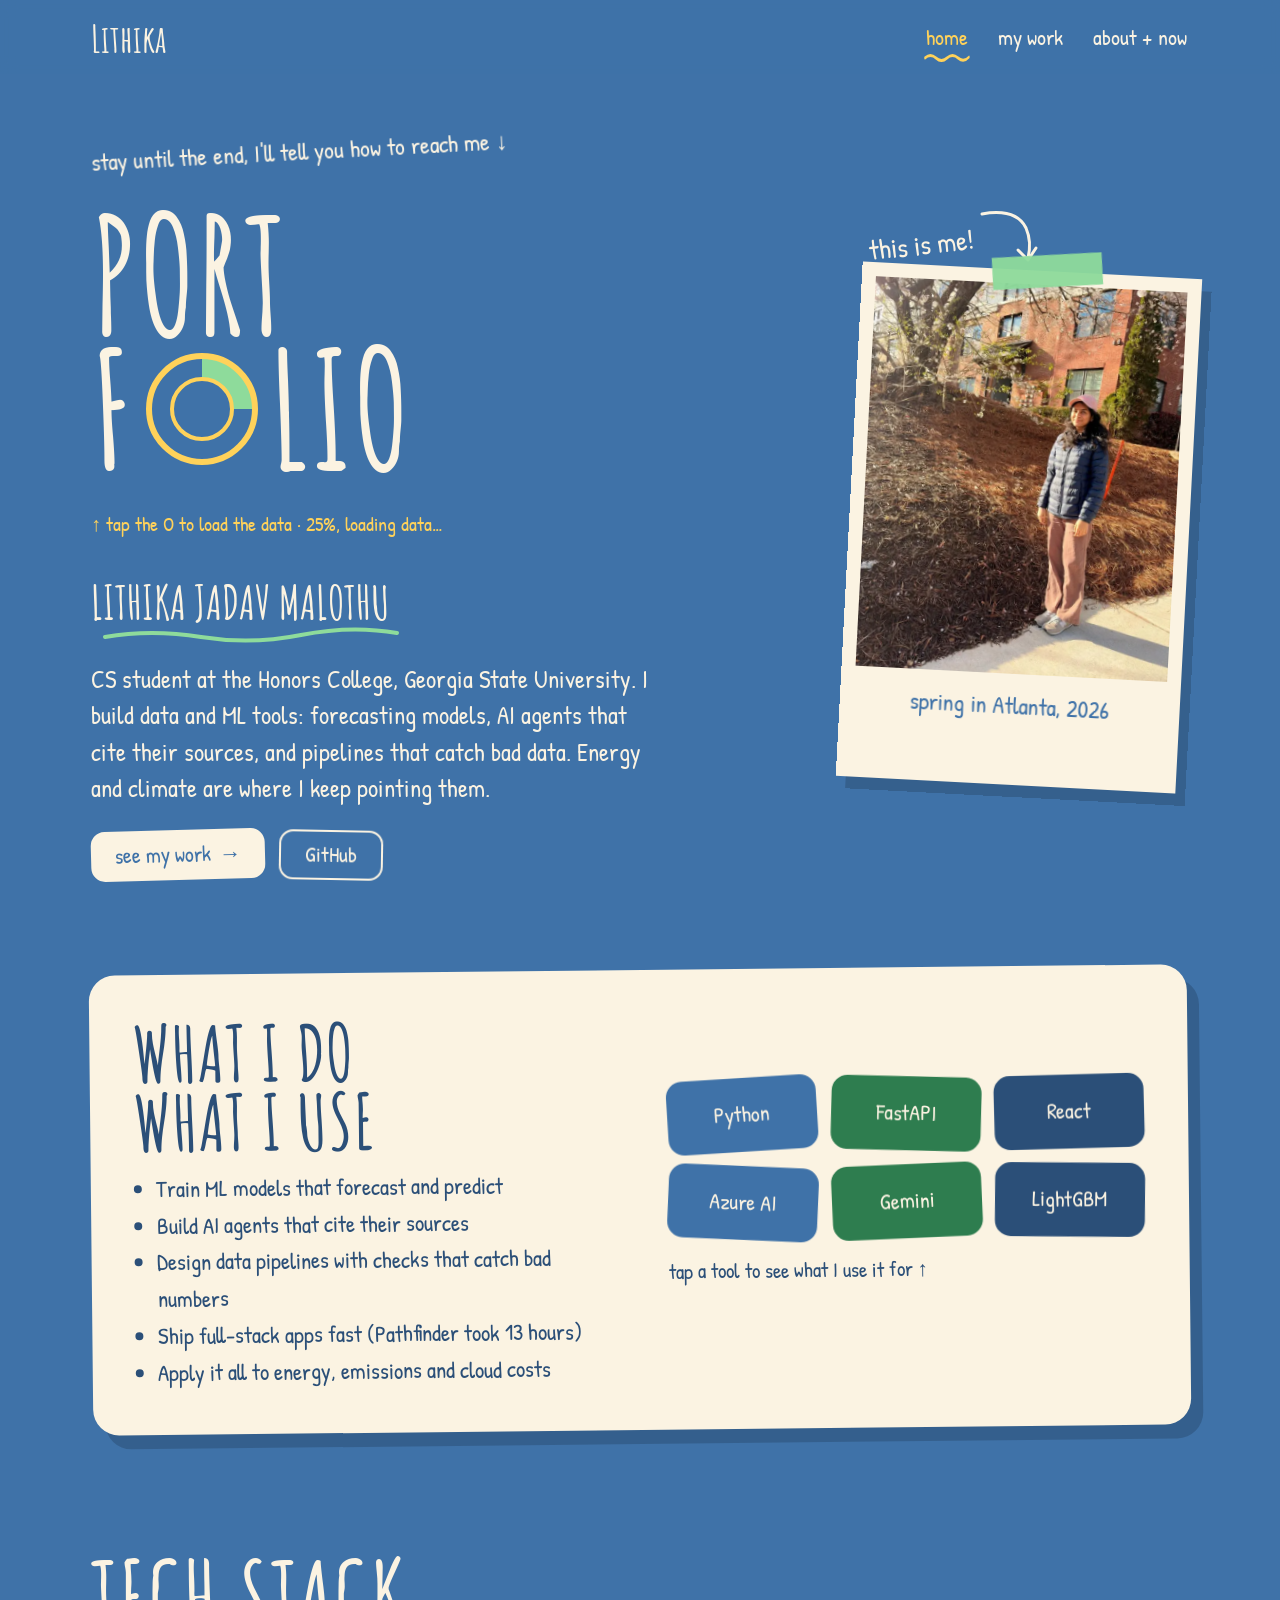
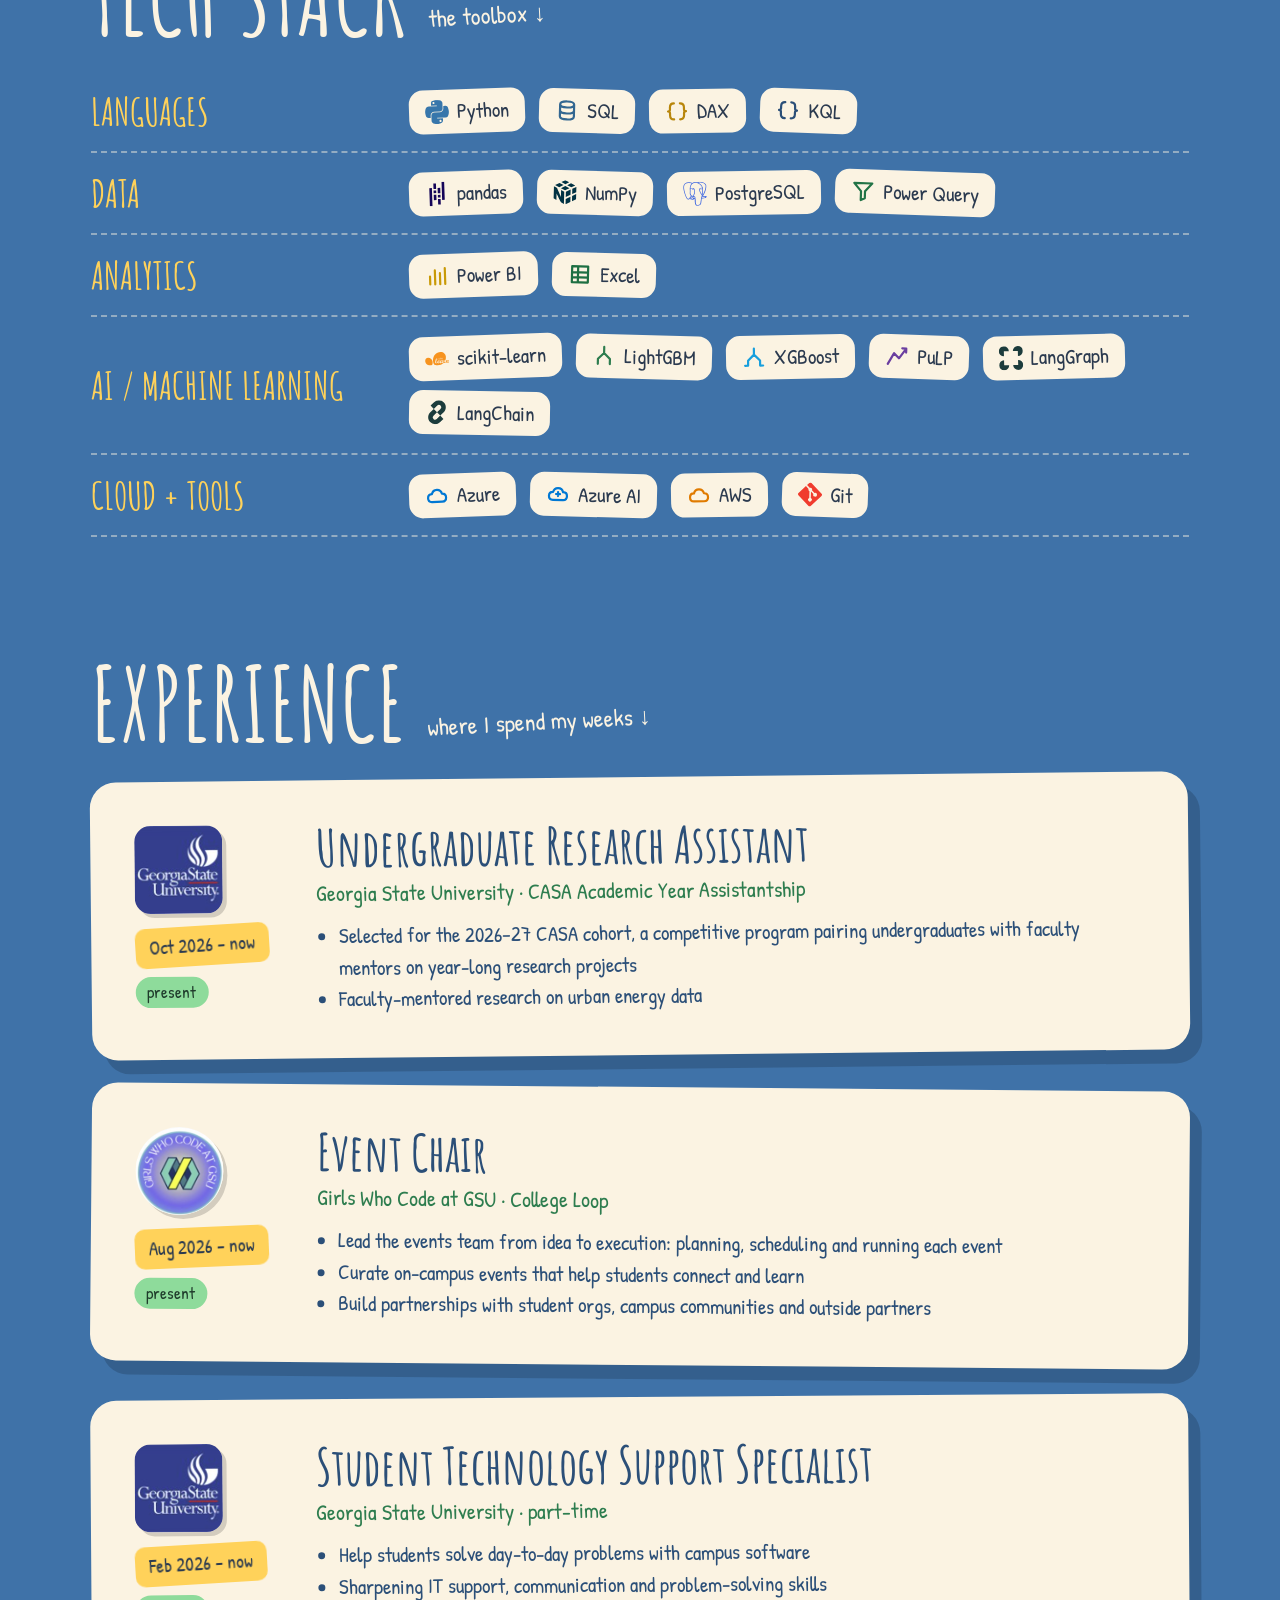
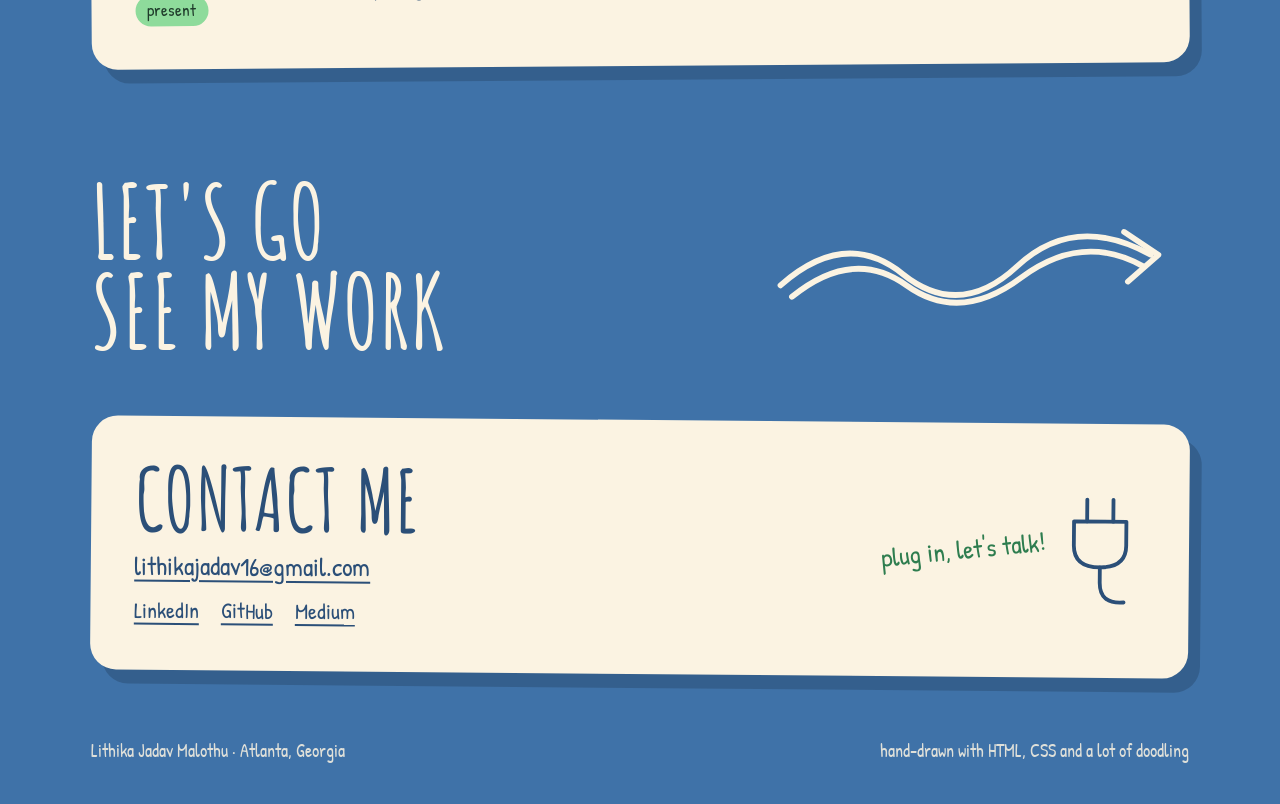
<file: index.html>
<!DOCTYPE html>
<html lang="en">
<head>
<meta charset="UTF-8">
<meta name="viewport" content="width=device-width, initial-scale=1.0">
<title>Lithika Jadav Malothu · Data + ML</title>
<meta name="description" content="Lithika Jadav Malothu: CS student at the Honors College, Georgia State University, building data and ML tools, AI agents and data pipelines.">
<meta property="og:title" content="Lithika Jadav Malothu · Data + ML">
<meta property="og:description" content="Lithika Jadav Malothu: CS student at the Honors College, Georgia State University, building data and ML tools, AI agents and data pipelines.">
<meta property="og:image" content="https://lithikajmalothu-16.github.io/assets/img/lithika.jpg">
<meta name="theme-color" content="#3F72A8">
<link rel="icon" href="assets/img/favicon.svg" type="image/svg+xml">
<link rel="preconnect" href="https://fonts.googleapis.com">
<link rel="preconnect" href="https://fonts.gstatic.com" crossorigin>
<link href="https://fonts.googleapis.com/css2?family=Amatic+SC:wght@400;700&family=Patrick+Hand&display=swap" rel="stylesheet">
<link rel="stylesheet" href="assets/css/site.css">
<script>document.documentElement.classList.add('js')</script>
</head>
<body>
<a class="visually-hidden" href="#main">Skip to content</a>
<div class="charge-bar" aria-hidden="true"></div>
<header class="site-header">
<div class="wrap">
<a class="logo" href="index.html">Lithika</a>
<nav class="nav" aria-label="Pages">
<a href="index.html" aria-current="page">home</a>
<a href="work.html">my work</a>
<a href="about.html">about + now</a>
</nav>
</div>
</header>
<main id="main">
<div class="wrap">

<section class="hero">
<div class="hero-text">
<p class="note" data-enter style="--i:0;--rot:-3deg">stay until the end, I'll tell you how to reach me ↓</p>
<h1 class="display" data-enter style="--i:1">PORT<span class="row">F<button type="button" id="donut" class="donut" aria-label="Load the data"></button>LIO</span></h1>
<p class="hint" data-enter style="--i:2" aria-live="polite">↑ tap the O to load the data · <span id="donut-msg">25%, loading data…</span></p>
<div data-enter style="--i:3">
<p class="name">LITHIKA JADAV MALOTHU</p>
<svg class="name-line draw" viewBox="0 0 300 16" fill="none" stroke-linecap="round" stroke-linejoin="round" aria-hidden="true" stroke="#8EDB9B" stroke-width="4"><path d="M4 10 Q50 2 100 10 T200 8 T296 6"/></svg>
</div>
<p class="lede" data-enter style="--i:4">CS student at the Honors College, Georgia State University. I build data and ML tools: forecasting models, AI agents that cite their sources, and pipelines that catch bad data. Energy and climate are where I keep pointing them.</p>
<div class="cta" data-enter style="--i:5">
<a class="btn btn-solid" href="work.html" style="--rot:-1.5deg">see my work <span class="arrow">→</span></a>
<a class="btn btn-outline" href="https://github.com/lithikajmalothu-16" style="--rot:1deg">GitHub</a>
</div>
</div>
<div class="hero-photo">
<div class="me-label" data-enter style="--i:4"><span>this is me!</span>
<svg class="draw" width="70" height="60" viewBox="0 0 70 60" fill="none" stroke-linecap="round" stroke-linejoin="round" aria-hidden="true" stroke="#FBF3E2" stroke-width="3"><path d="M6 8 Q40 2 50 22 Q56 36 52 52"/><path d="M42 44 L52 54 L60 42"/></svg></div>
<div class="polaroid-float">
<figure class="polaroid drop" style="margin:0">
<div class="tape" aria-hidden="true"></div>
<picture><source srcset="assets/img/lithika.webp" type="image/webp"><img src="assets/img/lithika.jpg" alt="Lithika standing under cherry blossoms in Atlanta" width="700" height="933" fetchpriority="high"></picture>
<p>spring in Atlanta, 2026</p>
</figure>
</div>
</div>
</section>

<section class="card do-card" data-reveal style="--rot:-.6deg">
<div>
<h2 class="display">WHAT I DO<br>WHAT I USE</h2>
<ul>
<li>Train ML models that forecast and predict</li>
<li>Build AI agents that cite their sources</li>
<li>Design data pipelines with checks that catch bad numbers</li>
<li>Ship full-stack apps fast (Pathfinder took 13 hours)</li>
<li>Apply it all to energy, emissions and cloud costs</li>
</ul>
</div>
<div>
<div class="tools"><button type="button" class="tool" aria-pressed="false" data-note="Python: pandas, scikit-learn and the glue for almost everything I build." style="--rot:-3deg;background-color:#3F72A8">Python</button><button type="button" class="tool" aria-pressed="false" data-note="FastAPI: the backend for Pathfinder and CarbonTrace." style="--rot:2deg;background-color:#2E7D4F">FastAPI</button><button type="button" class="tool" aria-pressed="false" data-note="React: Pathfinder&#x27;s chat and roadmap screens." style="--rot:-1deg;background-color:#2B4F78">React</button><button type="button" class="tool" aria-pressed="false" data-note="Azure OpenAI + Document Intelligence: CarbonTrace reads supplier PDFs with them." style="--rot:3deg;background-color:#3F72A8">Azure AI</button><button type="button" class="tool" aria-pressed="false" data-note="Gemini (with Groq as backup): powers Pathfinder&#x27;s six agents." style="--rot:-2deg;background-color:#2E7D4F">Gemini</button><button type="button" class="tool" aria-pressed="false" data-note="LightGBM: the model behind my day-ahead battery price forecasts." style="--rot:1deg;background-color:#2B4F78">LightGBM</button></div>
<p class="tool-note swap" id="tool-note" aria-live="polite">tap a tool to see what I use it for ↑</p>
</div>
</section>

<section id="stack" class="pad-top">
<div class="section-head" data-reveal>
<h2 class="display">TECH STACK</h2>
<span class="note">the toolbox ↓</span>
</div>
<div class="stack-row"><h3 data-reveal>LANGUAGES</h3><div class="chips"><span class="chip" data-reveal="pop" style="--rot:-2deg;--i:0"><svg viewBox="0 0 24 24" aria-hidden="true"><path fill="#3776AB" d="M11.858 0c-.978.005-1.913.088-2.736.234C6.7.662 6.26 1.558 6.26 3.21v2.182h5.725v.727H4.111c-1.664 0-3.121 1-3.577 2.903-.526 2.181-.549 3.542 0 5.82.407 1.694 1.379 2.902 3.043 2.902h1.969v-2.616c0-1.89 1.635-3.557 3.576-3.557h5.72c1.591 0 2.862-1.31 2.862-2.91v-5.45c0-1.553-1.309-2.718-2.863-2.977A18 18 0 0 0 11.858 0M8.762 1.755c.591 0 1.074.491 1.074 1.095 0 .601-.483 1.087-1.074 1.087A1.08 1.08 0 0 1 7.688 2.85c0-.604.48-1.095 1.074-1.095m9.656 4.364v2.543c0 1.971-1.671 3.63-3.577 3.63H9.122c-1.566 0-2.862 1.34-2.862 2.91v5.452c0 1.551 1.349 2.464 2.862 2.91 1.813.532 3.55.628 5.72 0 1.44-.418 2.862-1.258 2.862-2.91V18.47h-5.719v-.727h8.582c1.664 0 2.284-1.16 2.862-2.903.598-1.793.573-3.518 0-5.819-.41-1.656-1.196-2.903-2.862-2.903zm-3.216 13.807a1.08 1.08 0 0 1 1.074 1.088c0 .604-.48 1.094-1.074 1.094-.592 0-1.075-.49-1.075-1.094 0-.601.483-1.088 1.075-1.088"/></svg>Python</span><span class="chip" data-reveal="pop" style="--rot:1.5deg;--i:1"><svg viewBox="0 0 24 24" fill="none" stroke="#336791" stroke-width="2.2" stroke-linecap="round" stroke-linejoin="round" aria-hidden="true"><path d="M5 6Q5 3 12 3Q19 3 19 6V18Q19 21 12 21Q5 21 5 18Z M5 6Q5 9 12 9Q19 9 19 6 M5 12Q5 15 12 15Q19 15 19 12"/></svg>SQL</span><span class="chip" data-reveal="pop" style="--rot:-1deg;--i:2"><svg viewBox="0 0 24 24" fill="none" stroke="#B8860B" stroke-width="2.2" stroke-linecap="round" stroke-linejoin="round" aria-hidden="true"><path d="M9 4Q5 4 5 8V10Q5 12 3 12Q5 12 5 14V16Q5 20 9 20 M15 4Q19 4 19 8V10Q19 12 21 12Q19 12 19 14V16Q19 20 15 20"/></svg>DAX</span><span class="chip" data-reveal="pop" style="--rot:2deg;--i:3"><svg viewBox="0 0 24 24" fill="none" stroke="#2B4F78" stroke-width="2.2" stroke-linecap="round" stroke-linejoin="round" aria-hidden="true"><path d="M9 4Q5 4 5 8V10Q5 12 3 12Q5 12 5 14V16Q5 20 9 20 M15 4Q19 4 19 8V10Q19 12 21 12Q19 12 19 14V16Q19 20 15 20"/></svg>KQL</span></div></div>
<div class="stack-row"><h3 data-reveal>DATA</h3><div class="chips"><span class="chip" data-reveal="pop" style="--rot:-2deg;--i:0"><svg viewBox="0 0 24 24" aria-hidden="true"><path fill="#150458" d="M16.922 0h2.623v18.104h-2.623zm-4.126 12.94h2.623v2.57h-2.623zm0-7.037h2.623v5.446h-2.623zm0 11.197h2.623v5.446h-2.623zM4.456 5.896h2.622V24H4.455zm4.213 2.559h2.623v2.57H8.67zm0 4.151h2.623v5.447H8.67zm0-11.187h2.623v5.446H8.67Z"/></svg>pandas</span><span class="chip" data-reveal="pop" style="--rot:1.5deg;--i:1"><svg viewBox="0 0 24 24" aria-hidden="true"><path fill="#013243" d="M10.315 4.876L6.3048 2.8517l-4.401 2.1965 4.1186 2.0683zm1.8381.9277l4.2045 2.1223-4.3622 2.1906-4.125-2.0718zm5.6153-2.9213l4.3193 2.1658-3.863 1.9402-4.2131-2.1252zm-1.859-.9329L12.021 0 8.1742 1.9193l4.0068 2.0208zm-3.0401 16.7443V24l4.7107-2.3507-.0053-5.3085zm4.7037-4.2057l-.0052-5.2528-4.6985 2.3356v5.2546zm5.6553-.9845v5.327l-4.0178 2.0052-.0029-5.3028zm0-1.8626V6.4214l-4.0253 2.001.0034 5.2633zM11.2062 11.571L8.0333 9.9756v6.895s-3.8804-8.2564-4.2399-8.998c-.0463-.0957-.2371-.2007-.2858-.2262C2.8118 7.2812.773 6.2485.773 6.2485V18.43l2.8204 1.5076v-6.3674s3.8392 7.3775 3.878 7.458c.0389.0807.4245.8582.8362 1.1314.5485.363 2.8992 1.7766 2.8992 1.7766z"/></svg>NumPy</span><span class="chip" data-reveal="pop" style="--rot:-1deg;--i:2"><svg viewBox="0 0 24 24" aria-hidden="true"><path fill="#4169E1" d="M23.5594 14.7228a.5269.5269 0 0 0-.0563-.1191c-.139-.2632-.4768-.3418-1.0074-.2321-1.6533.3411-2.2935.1312-2.5256-.0191 1.342-2.0482 2.445-4.522 3.0411-6.8297.2714-1.0507.7982-3.5237.1222-4.7316a1.5641 1.5641 0 0 0-.1509-.235C21.6931.9086 19.8007.0248 17.5099.0005c-1.4947-.0158-2.7705.3461-3.1161.4794a9.449 9.449 0 0 0-.5159-.0816 8.044 8.044 0 0 0-1.3114-.1278c-1.1822-.0184-2.2038.2642-3.0498.8406-.8573-.3211-4.7888-1.645-7.2219.0788C.9359 2.1526.3086 3.8733.4302 6.3043c.0409.818.5069 3.334 1.2423 5.7436.4598 1.5065.9387 2.7019 1.4334 3.582.553.9942 1.1259 1.5933 1.7143 1.7895.4474.1491 1.1327.1441 1.8581-.7279.8012-.9635 1.5903-1.8258 1.9446-2.2069.4351.2355.9064.3625 1.39.3772a.0569.0569 0 0 0 .0004.0041 11.0312 11.0312 0 0 0-.2472.3054c-.3389.4302-.4094.5197-1.5002.7443-.3102.064-1.1344.2339-1.1464.8115-.0025.1224.0329.2309.0919.3268.2269.4231.9216.6097 1.015.6331 1.3345.3335 2.5044.092 3.3714-.6787-.017 2.231.0775 4.4174.3454 5.0874.2212.5529.7618 1.9045 2.4692 1.9043.2505 0 .5263-.0291.8296-.0941 1.7819-.3821 2.5557-1.1696 2.855-2.9059.1503-.8707.4016-2.8753.5388-4.1012.0169-.0703.0357-.1207.057-.1362.0007-.0005.0697-.0471.4272.0307a.3673.3673 0 0 0 .0443.0068l.2539.0223.0149.001c.8468.0384 1.9114-.1426 2.5312-.4308.6438-.2988 1.8057-1.0323 1.5951-1.6698zM2.371 11.8765c-.7435-2.4358-1.1779-4.8851-1.2123-5.5719-.1086-2.1714.4171-3.6829 1.5623-4.4927 1.8367-1.2986 4.8398-.5408 6.108-.13-.0032.0032-.0066.0061-.0098.0094-2.0238 2.044-1.9758 5.536-1.9708 5.7495-.0002.0823.0066.1989.0162.3593.0348.5873.0996 1.6804-.0735 2.9184-.1609 1.1504.1937 2.2764.9728 3.0892.0806.0841.1648.1631.2518.2374-.3468.3714-1.1004 1.1926-1.9025 2.1576-.5677.6825-.9597.5517-1.0886.5087-.3919-.1307-.813-.5871-1.2381-1.3223-.4796-.839-.9635-2.0317-1.4155-3.5126zm6.0072 5.0871c-.1711-.0428-.3271-.1132-.4322-.1772.0889-.0394.2374-.0902.4833-.1409 1.2833-.2641 1.4815-.4506 1.9143-1.0002.0992-.126.2116-.2687.3673-.4426a.3549.3549 0 0 0 .0737-.1298c.1708-.1513.2724-.1099.4369-.0417.156.0646.3078.26.3695.4752.0291.1016.0619.2945-.0452.4444-.9043 1.2658-2.2216 1.2494-3.1676 1.0128zm2.094-3.988-.0525.141c-.133.3566-.2567.6881-.3334 1.003-.6674-.0021-1.3168-.2872-1.8105-.8024-.6279-.6551-.9131-1.5664-.7825-2.5004.1828-1.3079.1153-2.4468.079-3.0586-.005-.0857-.0095-.1607-.0122-.2199.2957-.2621 1.6659-.9962 2.6429-.7724.4459.1022.7176.4057.8305.928.5846 2.7038.0774 3.8307-.3302 4.7363-.084.1866-.1633.3629-.2311.5454zm7.3637 4.5725c-.0169.1768-.0358.376-.0618.5959l-.146.4383a.3547.3547 0 0 0-.0182.1077c-.0059.4747-.054.6489-.115.8693-.0634.2292-.1353.4891-.1794 1.0575-.11 1.4143-.8782 2.2267-2.4172 2.5565-1.5155.3251-1.7843-.4968-2.0212-1.2217a6.5824 6.5824 0 0 0-.0769-.2266c-.2154-.5858-.1911-1.4119-.1574-2.5551.0165-.5612-.0249-1.9013-.3302-2.6462.0044-.2932.0106-.5909.019-.8918a.3529.3529 0 0 0-.0153-.1126 1.4927 1.4927 0 0 0-.0439-.208c-.1226-.4283-.4213-.7866-.7797-.9351-.1424-.059-.4038-.1672-.7178-.0869.067-.276.1831-.5875.309-.9249l.0529-.142c.0595-.16.134-.3257.213-.5012.4265-.9476 1.0106-2.2453.3766-5.1772-.2374-1.0981-1.0304-1.6343-2.2324-1.5098-.7207.0746-1.3799.3654-1.7088.5321a5.6716 5.6716 0 0 0-.1958.1041c.0918-1.1064.4386-3.1741 1.7357-4.4823a4.0306 4.0306 0 0 1 .3033-.276.3532.3532 0 0 0 .1447-.0644c.7524-.5706 1.6945-.8506 2.802-.8325.4091.0067.8017.0339 1.1742.081 1.939.3544 3.2439 1.4468 4.0359 2.3827.8143.9623 1.2552 1.9315 1.4312 2.4543-1.3232-.1346-2.2234.1268-2.6797.779-.9926 1.4189.543 4.1729 1.2811 5.4964.1353.2426.2522.4522.2889.5413.2403.5825.5515.9713.7787 1.2552.0696.087.1372.1714.1885.245-.4008.1155-1.1208.3825-1.0552 1.717-.0123.1563-.0423.4469-.0834.8148-.0461.2077-.0702.4603-.0994.7662zm.8905-1.6211c-.0405-.8316.2691-.9185.5967-1.0105a2.8566 2.8566 0 0 0 .135-.0406 1.202 1.202 0 0 0 .1342.103c.5703.3765 1.5823.4213 3.0068.1344-.2016.1769-.5189.3994-.9533.6011-.4098.1903-1.0957.333-1.7473.3636-.7197.0336-1.0859-.0807-1.1721-.151zm.5695-9.2712c-.0059.3508-.0542.6692-.1054 1.0017-.055.3576-.112.7274-.1264 1.1762-.0142.4368.0404.8909.0932 1.3301.1066.887.216 1.8003-.2075 2.7014a3.5272 3.5272 0 0 1-.1876-.3856c-.0527-.1276-.1669-.3326-.3251-.6162-.6156-1.1041-2.0574-3.6896-1.3193-4.7446.3795-.5427 1.3408-.5661 2.1781-.463zm.2284 7.0137a12.3762 12.3762 0 0 0-.0853-.1074l-.0355-.0444c.7262-1.1995.5842-2.3862.4578-3.4385-.0519-.4318-.1009-.8396-.0885-1.2226.0129-.4061.0666-.7543.1185-1.0911.0639-.415.1288-.8443.1109-1.3505.0134-.0531.0188-.1158.0118-.1902-.0457-.4855-.5999-1.938-1.7294-3.253-.6076-.7073-1.4896-1.4972-2.6889-2.0395.5251-.1066 1.2328-.2035 2.0244-.1859 2.0515.0456 3.6746.8135 4.8242 2.2824a.908.908 0 0 1 .0667.1002c.7231 1.3556-.2762 6.2751-2.9867 10.5405zm-8.8166-6.1162c-.025.1794-.3089.4225-.6211.4225a.5821.5821 0 0 1-.0809-.0056c-.1873-.026-.3765-.144-.5059-.3156-.0458-.0605-.1203-.178-.1055-.2844.0055-.0401.0261-.0985.0925-.1488.1182-.0894.3518-.1226.6096-.0867.3163.0441.6426.1938.6113.4186zm7.9305-.4114c.0111.0792-.049.201-.1531.3102-.0683.0717-.212.1961-.4079.2232a.5456.5456 0 0 1-.075.0052c-.2935 0-.5414-.2344-.5607-.3717-.024-.1765.2641-.3106.5611-.352.297-.0414.6111.0088.6356.1851z"/></svg>PostgreSQL</span><span class="chip" data-reveal="pop" style="--rot:2deg;--i:3"><svg viewBox="0 0 24 24" fill="none" stroke="#217346" stroke-width="2.2" stroke-linecap="round" stroke-linejoin="round" aria-hidden="true"><path d="M3 4H21L14 12V19L10 21V12Z"/></svg>Power Query</span></div></div>
<div class="stack-row"><h3 data-reveal>ANALYTICS</h3><div class="chips"><span class="chip" data-reveal="pop" style="--rot:-2deg;--i:0"><svg viewBox="0 0 24 24" fill="none" stroke="#C99A06" stroke-width="2.2" stroke-linecap="round" stroke-linejoin="round" aria-hidden="true"><path d="M5 20V12 M10 20V6 M15 20V9 M20 20V4"/></svg>Power BI</span><span class="chip" data-reveal="pop" style="--rot:1.5deg;--i:1"><svg viewBox="0 0 24 24" fill="none" stroke="#1D6F42" stroke-width="2.2" stroke-linecap="round" stroke-linejoin="round" aria-hidden="true"><path d="M4 4H20V20H4Z M4 10H20 M4 15H20 M10 4V20"/></svg>Excel</span></div></div>
<div class="stack-row"><h3 data-reveal>AI / MACHINE LEARNING</h3><div class="chips"><span class="chip" data-reveal="pop" style="--rot:-2deg;--i:0"><svg viewBox="0 0 24 24" aria-hidden="true"><path fill="#F7931E" d="M15.601 5.53c-1.91.035-3.981.91-5.63 2.56-2.93 2.93-2.083 8.53-1.088 9.525.805.804 6.595 1.843 9.526-1.088a9.74 9.74 0 0 0 .584-.643c.043-.292.205-.66.489-1.106a1.848 1.848 0 0 1-.537.176c-.144.265-.37.55-.676.855-.354.335-.607.554-.76.656a.795.795 0 0 1-.437.152c-.35 0-.514-.308-.494-.924-.22.316-.425.549-.612.7a.914.914 0 0 1-.578.224c-.194 0-.36-.09-.496-.273a1.03 1.03 0 0 1-.193-.507 4.016 4.016 0 0 1-.726.583c-.224.132-.47.197-.74.197-.3 0-.543-.096-.727-.288a.978.978 0 0 1-.257-.524v.004c-.3.276-.564.48-.79.611a1.295 1.295 0 0 1-.649.197.693.693 0 0 1-.571-.275c-.145-.183-.218-.43-.218-.739 0-.464.101-1.02.302-1.67.201-.65.445-1.25.733-1.797l.842-.312a.21.21 0 0 1 .06-.013c.063 0 .116.047.157.14.04.095.061.221.061.38 0 .451-.104.888-.312 1.31-.207.422-.532.873-.974 1.352-.018.23-.027.388-.027.474 0 .193.036.345.106.458.071.113.165.169.282.169a.71.71 0 0 0 .382-.13c.132-.084.333-.26.602-.523.028-.418.187-.798.482-1.142.324-.38.685-.569 1.08-.569.206 0 .37.054.494.16a.524.524 0 0 1 .186.417c0 .458-.486.829-1.459 1.114.088.43.32.646.693.646a.807.807 0 0 0 .417-.117c.129-.076.321-.243.575-.497.032-.252.118-.495.259-.728.182-.3.416-.544.701-.73.285-.185.537-.278.756-.278.276 0 .47.127.58.381l.677-.374h.186l-.292.971c-.15.488-.226.823-.226 1.004 0 .19.067.285.202.285.086 0 .181-.045.285-.137.104-.092.25-.232.437-.42v.001c.143-.155.274-.32.392-.494-.19-.084-.285-.21-.285-.375 0-.17.058-.352.174-.545.116-.194.275-.29.479-.29.172 0 .258.088.258.265 0 .139-.05.338-.149.596.367-.04.687-.32.961-.842l.228-.01c1.059-2.438.828-5.075-.83-6.732-1.019-1.02-2.408-1.5-3.895-1.471zm4.725 8.203a8.938 8.938 0 0 1-1.333 2.151 1.09 1.09 0 0 0-.012.147c0 .168.047.309.14.423.092.113.206.17.34.17.296 0 .714-.264 1.254-.787-.001.04-.003.08-.003.121 0 .146.012.368.036.666l.733-.172c0-.2.003-.357.01-.474.01-.157.033-.33.066-.517.02-.11.07-.216.152-.315l.186-.216a5.276 5.276 0 0 1 .378-.397c.062-.055.116-.099.162-.13a.26.26 0 0 1 .123-.046c.055 0 .083.035.083.106 0 .07-.052.236-.156.497-.194.486-.292.848-.292 1.084 0 .175.046.314.136.418a.45.45 0 0 0 .358.155c.365 0 .803-.269 1.313-.808v-.381c-.361.426-.623.64-.784.64-.109 0-.163-.067-.163-.2 0-.1.065-.316.195-.65.19-.486.285-.836.285-1.048a.464.464 0 0 0-.112-.319.36.36 0 0 0-.282-.127c-.165 0-.354.077-.567.233-.213.156-.5.436-.863.84.053-.262.165-.622.335-1.08l-.809.156a6.54 6.54 0 0 0-.399 1.074c-.04.156-.07.316-.092.48a7.447 7.447 0 0 1-.49.45.38.38 0 0 1-.229.08.208.208 0 0 1-.174-.082.352.352 0 0 1-.064-.222c0-.1.019-.214.056-.343.038-.13.12-.373.249-.731l.308-.849zm-17.21-2.927c-.863-.016-1.67.263-2.261.854-1.352 1.352-1.07 3.827.631 5.527 1.7 1.701 4.95 1.21 5.527.632.467-.466 1.07-3.827-.631-5.527-.957-.957-2.158-1.465-3.267-1.486zm12.285.358h.166v.21H15.4zm.427 0h.166v.865l.46-.455h.195l-.364.362.428.684h-.198l-.357-.575-.164.166v.41h-.166zm1.016 0h.166v.21h-.166zm.481.122h.166v.288h.172v.135h-.172v.717c0 .037.006.062.02.075.012.013.037.02.074.02a.23.23 0 0 0 .078-.01v.141a.802.802 0 0 1-.136.014.23.23 0 0 1-.15-.043.15.15 0 0 1-.052-.123v-.79h-.141v-.136h.141zm-3.562.258c.081 0 .15.012.207.038.057.024.1.061.13.11s.045.106.045.173h-.176c-.006-.111-.075-.167-.208-.167a.285.285 0 0 0-.164.041.134.134 0 0 0-.06.117c0 .035.015.065.045.088.03.024.08.044.15.06l.16.039a.47.47 0 0 1 .224.105c.047.046.07.108.07.186a.3.3 0 0 1-.052.175.327.327 0 0 1-.152.116.585.585 0 0 1-.226.041c-.136 0-.24-.03-.309-.088-.069-.059-.105-.149-.109-.269h.176c.004.037.01.065.017.084a.166.166 0 0 0 .034.054c.044.043.112.065.204.065a.31.31 0 0 0 .177-.045.139.139 0 0 0 .067-.119.116.116 0 0 0-.038-.09.287.287 0 0 0-.124-.055l-.156-.038a1.248 1.248 0 0 1-.159-.05.359.359 0 0 1-.098-.061.22.22 0 0 1-.058-.083.32.32 0 0 1-.016-.108c0-.096.036-.174.109-.232a.45.45 0 0 1 .29-.087zm1.035 0a.46.46 0 0 1 .202.043.351.351 0 0 1 .187.212.577.577 0 0 1 .023.126h-.168a.256.256 0 0 0-.078-.168.242.242 0 0 0-.17-.06.248.248 0 0 0-.155.05.306.306 0 0 0-.1.144.662.662 0 0 0-.034.224.58.58 0 0 0 .035.214.299.299 0 0 0 .101.135.261.261 0 0 0 .157.048c.142 0 .227-.084.256-.252h.167a.519.519 0 0 1-.065.22.35.35 0 0 1-.146.138.464.464 0 0 1-.216.048.448.448 0 0 1-.246-.066.441.441 0 0 1-.161-.192.703.703 0 0 1-.057-.293c0-.085.01-.163.032-.233a.522.522 0 0 1 .095-.182.403.403 0 0 1 .15-.117.453.453 0 0 1 .191-.04zm.603.03h.166v1.046H15.4zm1.443 0h.166v1.046h-.166zm-5.05.618c-.08 0-.2.204-.356.611-.155.407-.308.977-.459 1.71.281-.312.509-.662.683-1.05.175-.387.262-.72.262-.999a.455.455 0 0 0-.036-.197c-.025-.05-.056-.075-.093-.075zm4.662 1.797c-.221 0-.431.188-.629.563-.197.376-.296.722-.296 1.038 0 .12.029.216.088.29a.273.273 0 0 0 .223.111c.221 0 .43-.188.625-.565.196-.377.294-.725.294-1.043a.457.457 0 0 0-.083-.29.269.269 0 0 0-.222-.104zm-2.848.007c-.146 0-.285.11-.417.333-.133.222-.2.51-.2.866.566-.159.849-.452.849-.881 0-.212-.077-.318-.232-.318Z"/></svg>scikit-learn</span><span class="chip" data-reveal="pop" style="--rot:1.5deg;--i:1"><svg viewBox="0 0 24 24" fill="none" stroke="#2E7D4F" stroke-width="2.2" stroke-linecap="round" stroke-linejoin="round" aria-hidden="true"><path d="M12 3V9 M12 9L6 15 M12 9L18 15 M6 15V20 M18 15V20"/></svg>LightGBM</span><span class="chip" data-reveal="pop" style="--rot:-1deg;--i:2"><svg viewBox="0 0 24 24" fill="none" stroke="#189FDD" stroke-width="2.2" stroke-linecap="round" stroke-linejoin="round" aria-hidden="true"><path d="M12 3V9 M12 9L6 15 M12 9L18 15 M6 15V20 M18 15V20 M6 20H3 M18 20H21"/></svg>XGBoost</span><span class="chip" data-reveal="pop" style="--rot:2deg;--i:3"><svg viewBox="0 0 24 24" fill="none" stroke="#6B3FA0" stroke-width="2.2" stroke-linecap="round" stroke-linejoin="round" aria-hidden="true"><path d="M3 20L9 9L14 14L21 4 M17 4H21V8"/></svg>PuLP</span><span class="chip" data-reveal="pop" style="--rot:-1.5deg;--i:4"><svg viewBox="0 0 24 24" aria-hidden="true"><path fill="#1C3C3C" d="M5 19H10A5 5 0 115 14ZM19 14A5 5 0 1114 19H19ZM10 5A5 5 0 105 10V5ZM19 5V10A5 5 0 1014 5Z"/></svg>LangGraph</span><span class="chip" data-reveal="pop" style="--rot:1deg;--i:5"><svg viewBox="0 0 24 24" aria-hidden="true"><path fill="#1C3C3C" d="M13.796 0a6.93 6.93 0 0 0-4.91 2.019L5.451 5.455l3.273 3.27 3.432-3.432a2.284 2.284 0 0 1 3.277 0 2.28 2.28 0 0 1 0 3.275L12 12.001l3.273 3.273 3.433-3.435c2.692-2.692 2.692-7.127 0-9.82A6.92 6.92 0 0 0 13.796 0m-5.07 8.728-3.433 3.434c-2.692 2.693-2.692 7.126 0 9.819A6.92 6.92 0 0 0 10.203 24a6.93 6.93 0 0 0 4.911-2.02l3.432-3.432-3.271-3.272-3.433 3.433a2.284 2.284 0 0 1-3.277 0 2.28 2.28 0 0 1 0-3.276L12 12z"/></svg>LangChain</span></div></div>
<div class="stack-row"><h3 data-reveal>CLOUD + TOOLS</h3><div class="chips"><span class="chip" data-reveal="pop" style="--rot:-2deg;--i:0"><svg viewBox="0 0 24 24" fill="none" stroke="#0078D4" stroke-width="2.2" stroke-linecap="round" stroke-linejoin="round" aria-hidden="true"><path d="M7 18H17Q21 18 21 14Q21 10 17 10Q16 6 12 6Q8 6 7 10Q3 10 3 14Q3 18 7 18Z"/></svg>Azure</span><span class="chip" data-reveal="pop" style="--rot:1.5deg;--i:1"><svg viewBox="0 0 24 24" fill="none" stroke="#0078D4" stroke-width="2.2" stroke-linecap="round" stroke-linejoin="round" aria-hidden="true"><path d="M7 18H17Q21 18 21 14Q21 10 17 10Q16 6 12 6Q8 6 7 10Q3 10 3 14Q3 18 7 18Z M12 10V14 M10 12H14"/></svg>Azure AI</span><span class="chip" data-reveal="pop" style="--rot:-1deg;--i:2"><svg viewBox="0 0 24 24" fill="none" stroke="#E07B00" stroke-width="2.2" stroke-linecap="round" stroke-linejoin="round" aria-hidden="true"><path d="M7 18H17Q21 18 21 14Q21 10 17 10Q16 6 12 6Q8 6 7 10Q3 10 3 14Q3 18 7 18Z"/></svg>AWS</span><span class="chip" data-reveal="pop" style="--rot:2deg;--i:3"><svg viewBox="0 0 24 24" aria-hidden="true"><path fill="#F03C2E" d="M13.09 23.549a1.54 1.54 0 0 1-2.18 0L.451 13.089a1.54 1.54 0 0 1 0-2.179l7.191-7.19 2.733 2.733a1.85 1.85 0 0 0 .964 2.326v6.66a1.849 1.849 0 1 0 1.54 0V8.957l2.508 2.508a1.85 1.85 0 1 0 1.09-1.09l-2.634-2.634a1.85 1.85 0 0 0-2.378-2.377L8.73 2.63 10.91.451a1.54 1.54 0 0 1 2.179 0l10.459 10.46a1.54 1.54 0 0 1 0 2.179z"/></svg>Git</span></div></div>

</section>

<section id="experience" class="pad-top">
<div class="section-head" data-reveal>
<h2 class="display">EXPERIENCE</h2>
<span class="note">where I spend my weeks ↓</span>
</div>
<div class="exp-list">
<article class="card exp" data-reveal="left" style="--rot:-0.6deg">
<div class="exp-side">
<img class="" src="assets/img/gsu.png" alt="Georgia State University logo" width="88" height="88" loading="lazy">
<span class="date">Oct 2026 – now</span>
<span class="present">present</span>
</div>
<div class="exp-body">
<h3>Undergraduate Research Assistant</h3>
<p class="org">Georgia State University · CASA Academic Year Assistantship</p>
<ul><li>Selected for the 2026–27 CASA cohort, a competitive program pairing undergraduates with faculty mentors on year-long research projects</li><li>Faculty-mentored research on urban energy data</li></ul>
</div>
</article><article class="card exp" data-reveal="right" style="--rot:0.5deg">
<div class="exp-side">
<img class="round" src="assets/img/gwc.png" alt="Girls Who Code at GSU logo" width="88" height="88" loading="lazy">
<span class="date">Aug 2026 – now</span>
<span class="present">present</span>
</div>
<div class="exp-body">
<h3>Event Chair</h3>
<p class="org">Girls Who Code at GSU · College Loop</p>
<ul><li>Lead the events team from idea to execution: planning, scheduling and running each event</li><li>Curate on-campus events that help students connect and learn</li><li>Build partnerships with student orgs, campus communities and outside partners</li></ul>
</div>
</article><article class="card exp" data-reveal="left" style="--rot:-0.4deg">
<div class="exp-side">
<img class="" src="assets/img/gsu.png" alt="Georgia State University logo" width="88" height="88" loading="lazy">
<span class="date">Feb 2026 – now</span>
<span class="present">present</span>
</div>
<div class="exp-body">
<h3>Student Technology Support Specialist</h3>
<p class="org">Georgia State University · part-time</p>
<ul><li>Help students solve day-to-day problems with campus software</li><li>Sharpening IT support, communication and problem-solving skills</li></ul>
</div>
</article>
</div>
</section>

<a class="big-link" href="work.html" data-reveal>
<span class="display">LET'S GO<br>SEE MY WORK</span>
<svg class="draw" viewBox="0 0 220 60" fill="none" stroke-linecap="round" stroke-linejoin="round" aria-hidden="true" stroke="#FBF3E2" stroke-width="3"><path d="M6 40 Q40 10 70 34 T130 30 T200 24"/><path d="M12 46 Q44 20 72 40 T132 36 T196 30"/><path d="M186 12 L204 24 L188 38"/></svg>
</a>

<section class="card contact" data-reveal style="--rot:.5deg">
<div>
<h2 class="display">CONTACT ME</h2>
<a class="mail" href="mailto:lithikajadav16@gmail.com">lithikajadav16@gmail.com</a>
<div class="links">
<a href="https://www.linkedin.com/in/lithika-jadav-malothu-a890a1211">LinkedIn</a>
<a href="https://github.com/lithikajmalothu-16">GitHub</a>
<a href="https://medium.com/@lithikajadav">Medium</a>
</div>
</div>
<div class="contact-art"><span>plug in, let's talk!</span>
<svg class="draw" width="90" height="120" viewBox="0 0 80 110" fill="none" stroke-linecap="round" stroke-linejoin="round" aria-hidden="true" stroke="#2B4F78" stroke-width="3.5"><path d="M28 8 V28 M52 8 V28"/><path d="M16 28 H64 V50 Q64 70 40 70 Q16 70 16 50 Z"/><path d="M40 70 V84 Q40 104 62 102"/></svg></div>
</section>
</div>
</main>
<footer class="site-footer">
<div class="wrap">
<span>Lithika Jadav Malothu · Atlanta, Georgia</span>
<span>hand-drawn with HTML, CSS and a lot of doodling</span>
</div>
</footer>
<script src="assets/js/site.js" defer></script>
</body>
</html>
</file>
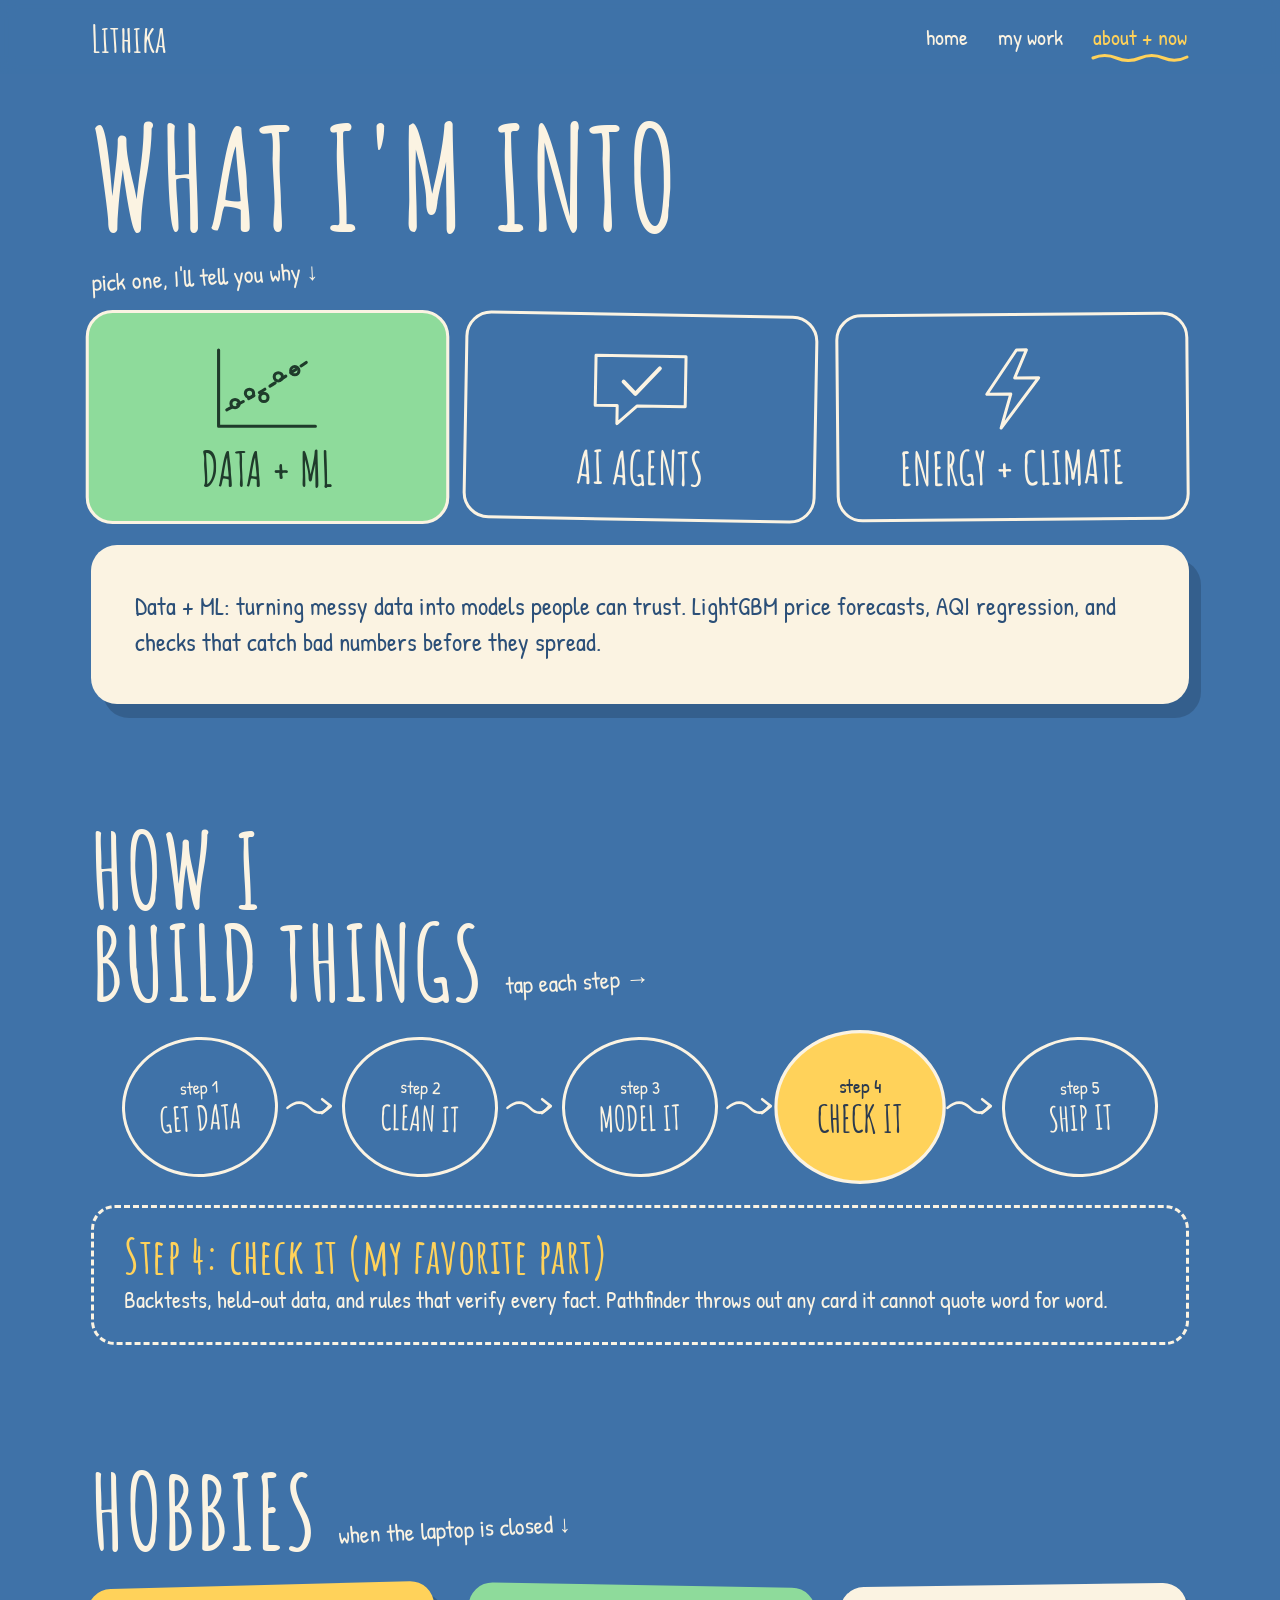
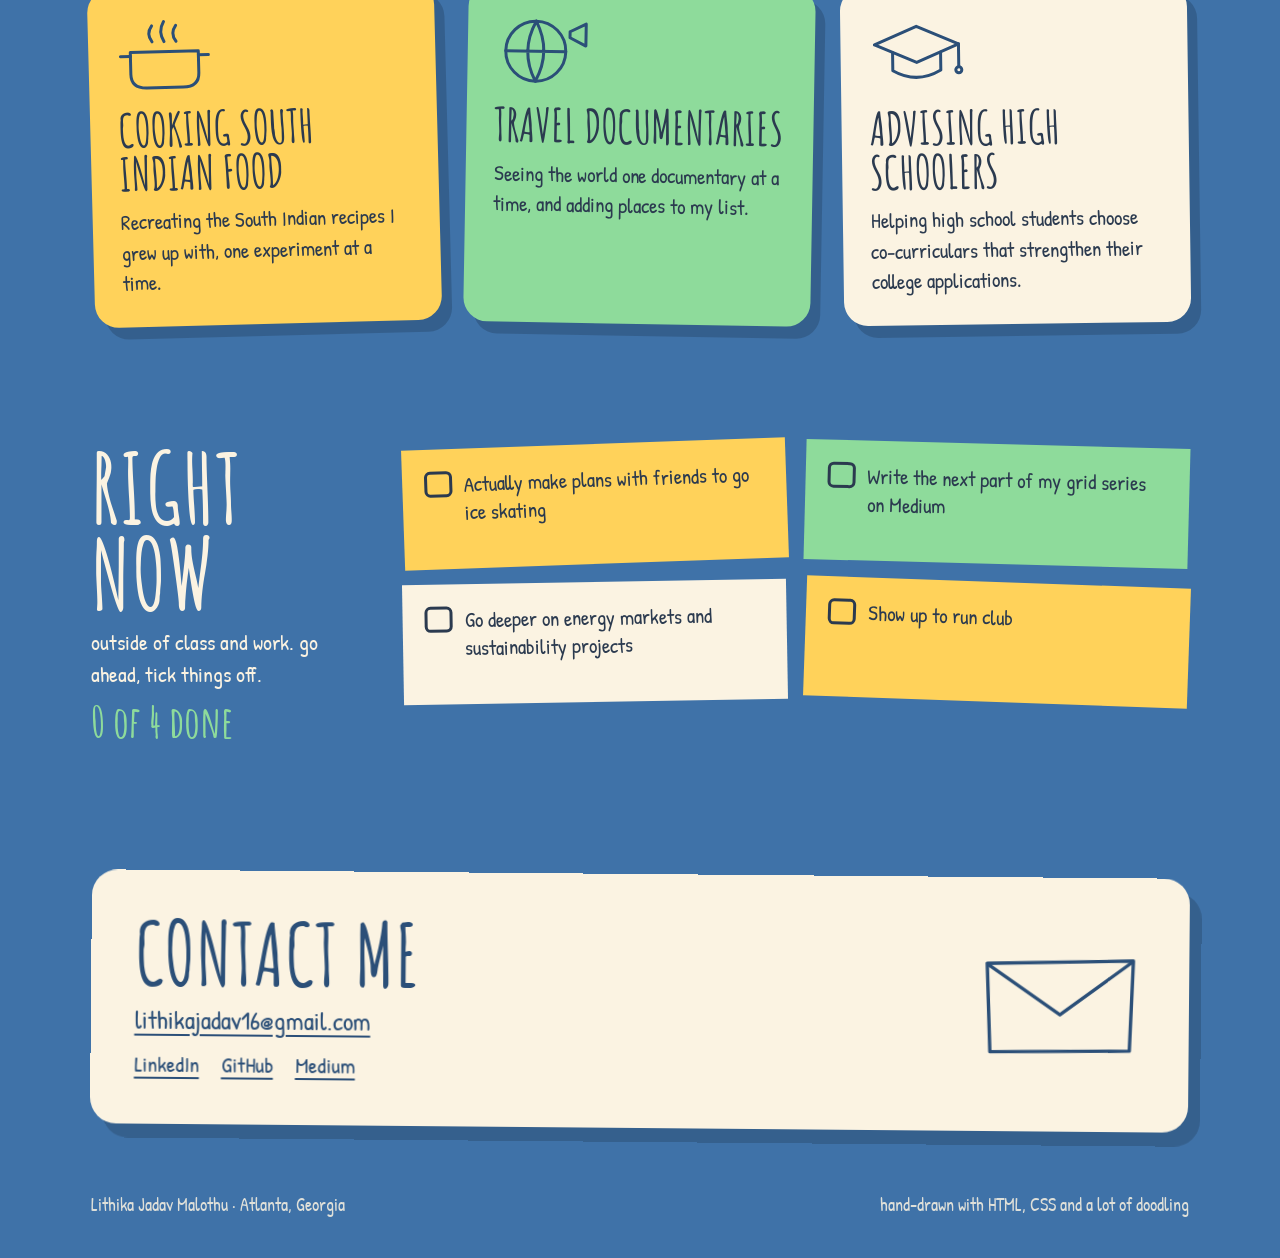
<file: about.html>
<!DOCTYPE html>
<html lang="en">
<head>
<meta charset="UTF-8">
<meta name="viewport" content="width=device-width, initial-scale=1.0">
<title>About + now · Lithika Jadav Malothu</title>
<meta name="description" content="What Lithika Jadav Malothu is into: data and ML, AI agents, energy and climate, plus hobbies and what she's up to now.">
<meta property="og:title" content="About + now · Lithika Jadav Malothu">
<meta property="og:description" content="What Lithika Jadav Malothu is into: data and ML, AI agents, energy and climate, plus hobbies and what she's up to now.">
<meta property="og:image" content="https://lithikajmalothu-16.github.io/assets/img/lithika.jpg">
<meta name="theme-color" content="#3F72A8">
<link rel="icon" href="assets/img/favicon.svg" type="image/svg+xml">
<link rel="preconnect" href="https://fonts.googleapis.com">
<link rel="preconnect" href="https://fonts.gstatic.com" crossorigin>
<link href="https://fonts.googleapis.com/css2?family=Amatic+SC:wght@400;700&family=Patrick+Hand&display=swap" rel="stylesheet">
<link rel="stylesheet" href="assets/css/site.css">
<script>document.documentElement.classList.add('js')</script>
</head>
<body>
<a class="visually-hidden" href="#main">Skip to content</a>
<div class="charge-bar" aria-hidden="true"></div>
<header class="site-header">
<div class="wrap">
<a class="logo" href="index.html">Lithika</a>
<nav class="nav" aria-label="Pages">
<a href="index.html">home</a>
<a href="work.html">my work</a>
<a href="about.html" aria-current="page">about + now</a>
</nav>
</div>
</header>
<main id="main">
<div class="wrap">

<section class="page-title" style="padding-bottom:28px">
<div data-enter style="--i:0">
<h1 class="display">WHAT I'M INTO</h1>
<p class="note" style="font-size:24px;margin:10px 0 0">pick one, I'll tell you why ↓</p>
</div>
</section>

<section>
<div class="topics" role="group" aria-label="Topics"><button type="button" class="topic" data-reveal style="--rot:-1.5deg;--i:0" aria-pressed="true" data-text="Data + ML: turning messy data into models people can trust. LightGBM price forecasts, AQI regression, and checks that catch bad numbers before they spread."><svg viewBox="0 0 110 90" fill="none" stroke-linecap="round" stroke-linejoin="round" aria-hidden="true" stroke="currentColor" stroke-width="3"><path d="M8 82 H102 M8 82 V8"/><circle cx="24" cy="60" r="4"/><circle cx="38" cy="50" r="4"/><circle cx="52" cy="54" r="4"/><circle cx="66" cy="34" r="4"/><circle cx="82" cy="28" r="4"/><path d="M16 66 Q50 50 96 18" stroke-dasharray="6 6"/></svg>DATA + ML</button><button type="button" class="topic" data-reveal style="--rot:1deg;--i:1" aria-pressed="false" data-text="AI agents: agents that show their work. Pathfinder only answers with word-for-word quotes from gsu.edu, and in CarbonTrace the code does the math while the agent explains."><svg viewBox="0 0 110 90" fill="none" stroke-linecap="round" stroke-linejoin="round" aria-hidden="true" stroke="currentColor" stroke-width="3"><path d="M10 12 H100 V62 H52 L32 80 V62 H10 Z"/><path d="M38 38 L50 50 L74 24" stroke-width="4"/></svg>AI AGENTS</button><button type="button" class="topic" data-reveal style="--rot:-0.5deg;--i:2" aria-pressed="false" data-text="Energy + climate: the domain I keep pointing my tools at, from battery storage prices to supplier emissions data to urban energy research with CASA."><svg viewBox="0 0 110 90" fill="none" stroke-linecap="round" stroke-linejoin="round" aria-hidden="true" stroke="currentColor" stroke-width="3"><path d="M60 6 L30 50 H54 L44 84 L82 34 H58 L70 6 Z"/></svg>ENERGY + CLIMATE</button></div>
<div class="card topic-text swap" id="topic-text" data-reveal style="--rot:.4deg" aria-live="polite">Data + ML: turning messy data into models people can trust. LightGBM price forecasts, AQI regression, and checks that catch bad numbers before they spread.</div>
</section>

<section class="pad-top">
<div class="section-head" data-reveal>
<h2 class="display">HOW I<br>BUILD THINGS</h2>
<span class="note">tap each step →</span>
</div>
<div class="pipeline"><div class="step-wrap" data-reveal="pop" style="--i:0"><button type="button" class="step" style="--rot:-3deg" aria-pressed="false" data-title="Step 1: get the data" data-text="EIA price feeds, Azure billing exports, supplier PDFs, gsu.edu pages. Most of the work starts with finding the right source."><small>step 1</small>GET DATA</button><svg class="draw" width="52" height="30" viewBox="0 0 60 30" fill="none" stroke-linecap="round" stroke-linejoin="round" aria-hidden="true" stroke="#FBF3E2" stroke-width="3"><path d="M4 16 Q18 4 30 16 T52 14"/><path d="M44 6 L54 14 L44 22"/></svg></div><div class="step-wrap" data-reveal="pop" style="--i:1"><button type="button" class="step" style="--rot:2deg" aria-pressed="false" data-title="Step 2: clean it" data-text="Units, formats, duplicates, missing values. CarbonTrace even handles German number formats like 1.840,5."><small>step 2</small>CLEAN IT</button><svg class="draw" width="52" height="30" viewBox="0 0 60 30" fill="none" stroke-linecap="round" stroke-linejoin="round" aria-hidden="true" stroke="#FBF3E2" stroke-width="3"><path d="M4 16 Q18 4 30 16 T52 14"/><path d="M44 6 L54 14 L44 22"/></svg></div><div class="step-wrap" data-reveal="pop" style="--i:2"><button type="button" class="step" style="--rot:-1deg" aria-pressed="false" data-title="Step 3: model it" data-text="LightGBM for price forecasts, regression for air quality, LLM agents when the task needs judgment."><small>step 3</small>MODEL IT</button><svg class="draw" width="52" height="30" viewBox="0 0 60 30" fill="none" stroke-linecap="round" stroke-linejoin="round" aria-hidden="true" stroke="#FBF3E2" stroke-width="3"><path d="M4 16 Q18 4 30 16 T52 14"/><path d="M44 6 L54 14 L44 22"/></svg></div><div class="step-wrap" data-reveal="pop" style="--i:3"><button type="button" class="step" style="--rot:3deg" aria-pressed="true" data-title="Step 4: check it (my favorite part)" data-text="Backtests, held-out data, and rules that verify every fact. Pathfinder throws out any card it cannot quote word for word."><small>step 4</small>CHECK IT</button><svg class="draw" width="52" height="30" viewBox="0 0 60 30" fill="none" stroke-linecap="round" stroke-linejoin="round" aria-hidden="true" stroke="#FBF3E2" stroke-width="3"><path d="M4 16 Q18 4 30 16 T52 14"/><path d="M44 6 L54 14 L44 22"/></svg></div><div class="step-wrap" data-reveal="pop" style="--i:4"><button type="button" class="step" style="--rot:-2deg" aria-pressed="false" data-title="Step 5: ship it" data-text="A live app someone can actually use: Vercel and Render for Pathfinder, Azure App Service for CarbonTrace."><small>step 5</small>SHIP IT</button></div></div>
<div class="step-detail" data-reveal aria-live="polite">
<p class="display swap" id="step-title">Step 4: check it (my favorite part)</p>
<p class="swap" id="step-text">Backtests, held-out data, and rules that verify every fact. Pathfinder throws out any card it cannot quote word for word.</p>
</div>
</section>

<section id="hobbies" class="pad-top">
<div class="section-head" data-reveal>
<h2 class="display">HOBBIES</h2>
<span class="note">when the laptop is closed ↓</span>
</div>
<div class="hobbies"><article class="hobby bg-sun" data-reveal style="--rot:-1.5deg;--i:0"><svg class="draw" width="96" height="80" viewBox="0 0 96 80" fill="none" stroke-linecap="round" stroke-linejoin="round" aria-hidden="true" stroke="#2B4F78" stroke-width="3"><path d="M14 36 H82 V58 Q82 72 66 72 H30 Q14 72 14 58 Z"/><path d="M4 40 H14 M82 40 H92"/><path d="M36 26 Q30 18 36 10 M48 26 Q42 16 48 6 M60 26 Q54 18 60 10"/></svg><h3>COOKING SOUTH INDIAN FOOD</h3><p>Recreating the South Indian recipes I grew up with, one experiment at a time.</p></article><article class="hobby bg-mint" data-reveal style="--rot:1deg;--i:1"><svg class="draw" width="96" height="80" viewBox="0 0 96 80" fill="none" stroke-linecap="round" stroke-linejoin="round" aria-hidden="true" stroke="#2B4F78" stroke-width="3"><circle cx="40" cy="40" r="30"/><path d="M10 40 H70 M40 10 Q24 40 40 70 M40 10 Q56 40 40 70"/><path d="M74 20 L90 12 V34 L74 26 Z"/></svg><h3>TRAVEL DOCUMENTARIES</h3><p>Seeing the world one documentary at a time, and adding places to my list.</p></article><article class="hobby bg-cream" data-reveal style="--rot:-0.8deg;--i:2"><svg class="draw" width="96" height="80" viewBox="0 0 96 80" fill="none" stroke-linecap="round" stroke-linejoin="round" aria-hidden="true" stroke="#2B4F78" stroke-width="3"><path d="M6 30 L48 12 L90 30 L48 48 Z"/><path d="M24 38 V56 Q48 70 72 56 V38"/><path d="M90 30 V52"/><circle cx="90" cy="56" r="3"/></svg><h3>ADVISING HIGH SCHOOLERS</h3><p>Helping high school students choose co-curriculars that strengthen their college applications.</p></article></div>
</section>

<section class="pad-top now">
<div class="now-head" data-reveal>
<h2 class="display">RIGHT<br>NOW</h2>
<p>outside of class and work. go ahead, tick things off.</p>
<span class="count"><span id="done-count">0</span> of 4 done</span>
</div>
<ul class="todos"><li data-reveal style="--i:0"><button type="button" class="todo bg-sun" aria-pressed="false" style="--rot:-2deg"><span class="box"><svg viewBox="0 0 22 22" fill="none" stroke-linecap="round" stroke-linejoin="round" aria-hidden="true" stroke="#2E7D4F" stroke-width="3.5"><path pathLength="1" d="M3 11 L9 17 L20 3"/></svg></span><span class="todo-text">Actually make plans with friends to go ice skating</span></button></li><li data-reveal style="--i:1"><button type="button" class="todo bg-mint" aria-pressed="false" style="--rot:1.5deg"><span class="box"><svg viewBox="0 0 22 22" fill="none" stroke-linecap="round" stroke-linejoin="round" aria-hidden="true" stroke="#2E7D4F" stroke-width="3.5"><path pathLength="1" d="M3 11 L9 17 L20 3"/></svg></span><span class="todo-text">Write the next part of my grid series on Medium</span></button></li><li data-reveal style="--i:2"><button type="button" class="todo bg-cream" aria-pressed="false" style="--rot:-1deg"><span class="box"><svg viewBox="0 0 22 22" fill="none" stroke-linecap="round" stroke-linejoin="round" aria-hidden="true" stroke="#2E7D4F" stroke-width="3.5"><path pathLength="1" d="M3 11 L9 17 L20 3"/></svg></span><span class="todo-text">Go deeper on energy markets and sustainability projects</span></button></li><li data-reveal style="--i:3"><button type="button" class="todo bg-sun" aria-pressed="false" style="--rot:2deg"><span class="box"><svg viewBox="0 0 22 22" fill="none" stroke-linecap="round" stroke-linejoin="round" aria-hidden="true" stroke="#2E7D4F" stroke-width="3.5"><path pathLength="1" d="M3 11 L9 17 L20 3"/></svg></span><span class="todo-text">Show up to run club</span></button></li></ul>
</section>

<div class="pad-top"></div>

<section class="card contact" data-reveal style="--rot:.5deg">
<div>
<h2 class="display">CONTACT ME</h2>
<a class="mail" href="mailto:lithikajadav16@gmail.com">lithikajadav16@gmail.com</a>
<div class="links">
<a href="https://www.linkedin.com/in/lithika-jadav-malothu-a890a1211">LinkedIn</a>
<a href="https://github.com/lithikajmalothu-16">GitHub</a>
<a href="https://medium.com/@lithikajadav">Medium</a>
</div>
</div>
<svg class="draw" width="170" height="120" viewBox="0 0 200 140" fill="none" stroke-linecap="round" stroke-linejoin="round" aria-hidden="true" stroke="#2B4F78" stroke-width="4"><path d="M14 22 L186 18 L182 124 L18 126 Z"/><path d="M16 24 L100 82 L184 20"/></svg>
</section>
</div>
</main>
<footer class="site-footer">
<div class="wrap">
<span>Lithika Jadav Malothu · Atlanta, Georgia</span>
<span>hand-drawn with HTML, CSS and a lot of doodling</span>
</div>
</footer>
<script src="assets/js/site.js" defer></script>
</body>
</html>
</file>
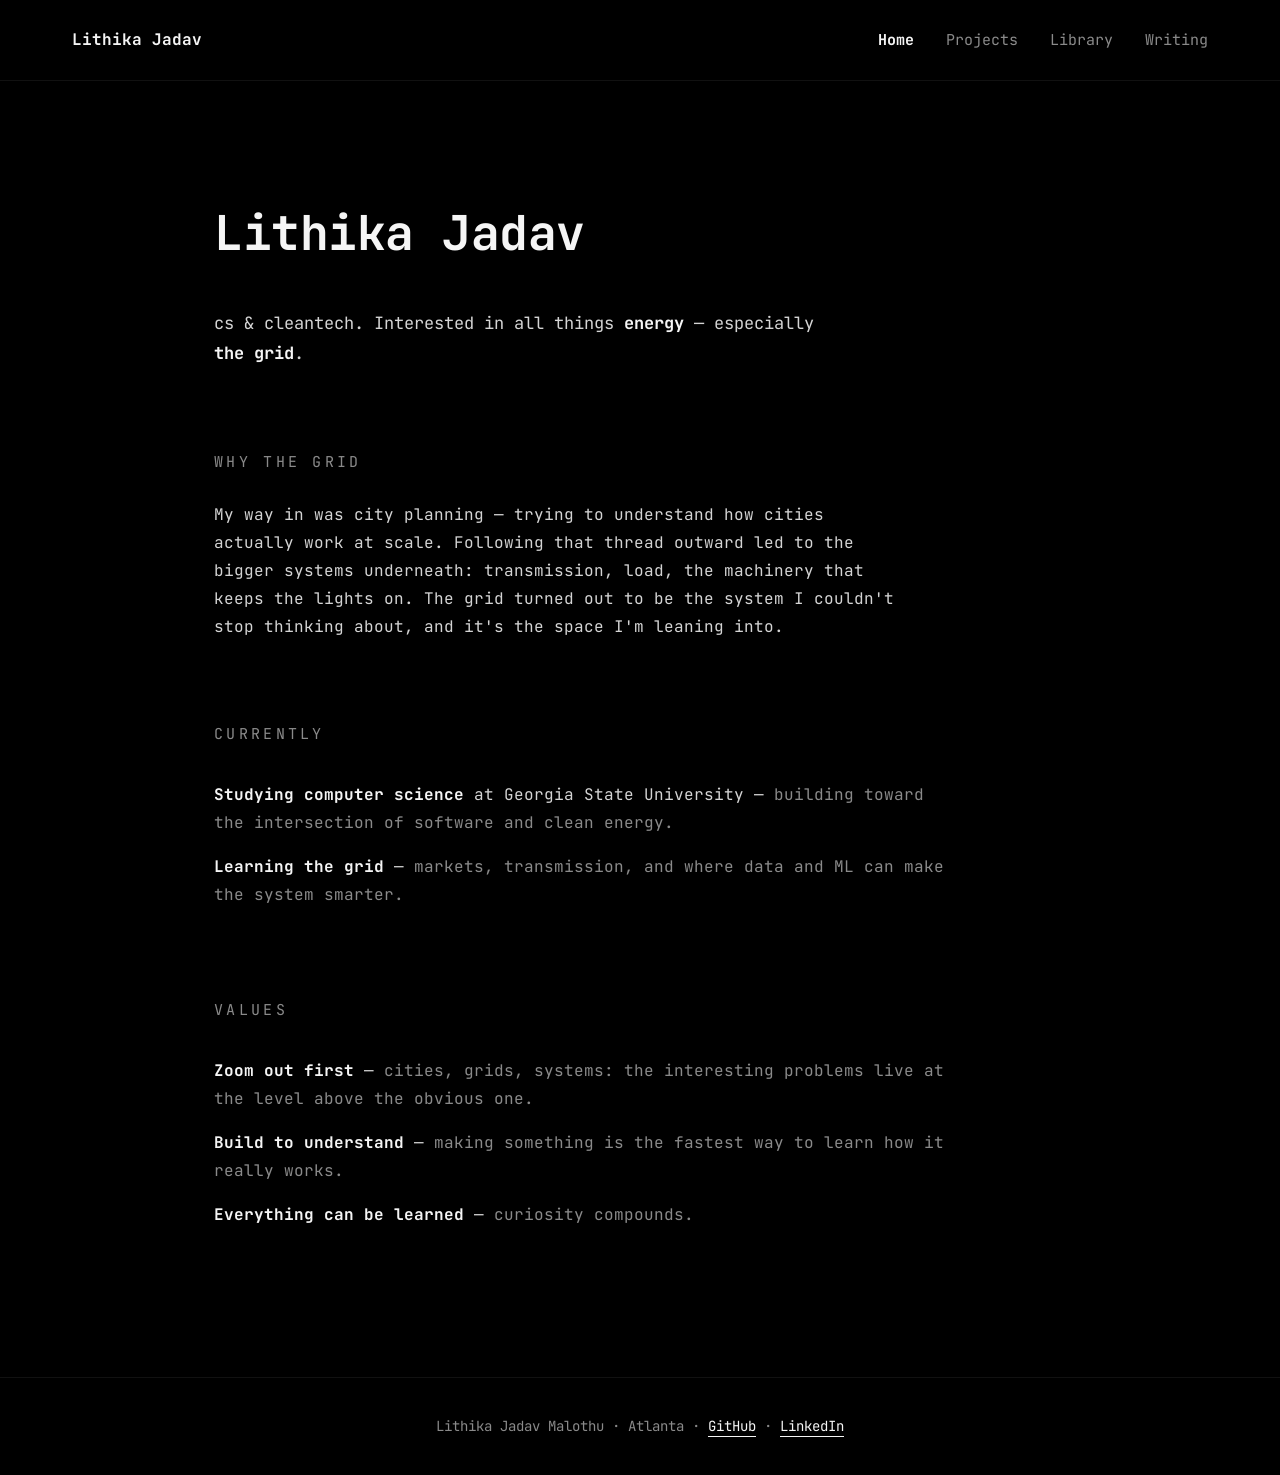
<file: index (1).html>
<!DOCTYPE html>
<html lang="en">
<head>
<meta charset="UTF-8">
<meta name="viewport" content="width=device-width, initial-scale=1.0">
<title>Lithika Jadav</title>
<meta name="description" content="Lithika Jadav Malothu — cs & cleantech. Interested in all things energy, especially the grid.">
<!-- Terminal-style monospace, same family of look as the reference site -->
<link rel="preconnect" href="https://fonts.googleapis.com">
<link rel="preconnect" href="https://fonts.gstatic.com" crossorigin>
<link href="https://fonts.googleapis.com/css2?family=JetBrains+Mono:wght@400;500;700&display=swap" rel="stylesheet">
<style>
  :root{
    --bg:       #000000;
    --card:     #0d0d0d;
    --line:     #262626;
    --text:     #d4d4d4;
    --dim:      #8a8a8a;
    --white:    #f5f5f5;
    --mono:     "JetBrains Mono", ui-monospace, "SF Mono", Menlo, Consolas, monospace;
  }
  *{ box-sizing:border-box; margin:0; padding:0; }
  body{
    background:var(--bg);
    color:var(--text);
    font-family:var(--mono);
    font-size:16px;
    line-height:1.75;
    -webkit-font-smoothing:antialiased;
  }
  a{ color:var(--white); text-decoration:underline; text-underline-offset:5px; text-decoration-thickness:1px; }
  a:hover{ color:#fff; }
  ::selection{ background:#333; color:#fff; }

  .wrap{ max-width:900px; margin:0 auto; padding:0 24px; }

  /* ---------- header ---------- */
  header{
    position:sticky; top:0; z-index:10;
    background:rgba(0,0,0,.9); backdrop-filter:blur(8px);
    border-bottom:1px solid #111;
  }
  .nav{
    display:flex; align-items:center; justify-content:space-between;
    max-width:1200px; margin:0 auto; padding:26px 32px;
    gap:16px; flex-wrap:wrap;
  }
  .brand{
    font-weight:700; color:var(--white); font-size:16px;
    cursor:pointer; text-decoration:none;
  }
  nav.tabs{ display:flex; gap:32px; flex-wrap:wrap; }
  nav.tabs button{
    background:none; border:none; cursor:pointer;
    font-family:var(--mono); font-size:15px; color:var(--dim);
    padding:2px 0;
  }
  nav.tabs button:hover{ color:var(--white); }
  nav.tabs button.active{ color:var(--white); font-weight:700; }
  nav.tabs button:focus-visible{ outline:1px solid var(--white); outline-offset:4px; }

  /* ---------- pages ---------- */
  .page{ display:none; padding:110px 0 140px; animation:fade .3s ease; }
  .page.active{ display:block; }
  @keyframes fade{ from{opacity:0;} to{opacity:1;} }
  @media (prefers-reduced-motion: reduce){ .page{ animation:none; } }

  h1{
    font-family:var(--mono);
    font-size:clamp(34px,5.5vw,48px);
    color:var(--white); font-weight:700; letter-spacing:-.01em;
  }
  .intro{ font-size:17px; margin-top:34px; max-width:62ch; }
  .intro a, .intro b{ color:var(--white); font-weight:700; }

  section{ margin-top:80px; }
  .kicker{
    color:var(--dim); font-size:15px; letter-spacing:.22em;
    text-transform:uppercase; margin-bottom:26px;
  }
  .plain p{ max-width:68ch; }

  .list{ list-style:none; }
  .list li{ padding:8px 0; max-width:74ch; }
  .list b{ color:var(--white); font-weight:700; }
  .list u{ text-underline-offset:5px; text-decoration-thickness:1px; }
  .list .dim{ color:var(--dim); }

  /* ---------- cards ---------- */
  .card{
    border:1px solid var(--line); background:var(--card);
    border-radius:4px; padding:34px 38px; margin-top:34px;
  }
  .card h3{ color:var(--white); font-size:20px; font-weight:700; margin-bottom:14px; }
  .card h3 a{ text-decoration:none; }
  .card h3 a:hover{ text-decoration:underline; }
  .card p{ max-width:78ch; }
  .card .meta{ color:var(--dim); font-size:14px; margin-bottom:8px; }
  .card .repo{ display:inline-block; margin-top:16px; font-size:14px; color:var(--dim); }
  .card .repo:hover{ color:var(--white); }

  /* ---------- library ---------- */
  .sub{ color:var(--dim); margin-top:14px; }
  .lib-grid{
    display:grid; grid-template-columns:1fr 1fr; gap:40px; margin-top:56px;
    align-items:stretch;
  }
  @media (max-width:760px){ .lib-grid{ grid-template-columns:1fr; } }
  .lib-slot{
    border:1px solid var(--line); background:var(--card); border-radius:4px;
    padding:44px 32px 36px; text-align:center;
  }
  .tag{
    display:inline-block; font-size:11px; letter-spacing:.16em; text-transform:uppercase;
    padding:2px 10px; border:1px solid var(--line); border-radius:3px; color:var(--dim);
    margin-bottom:34px;
  }
  .lib-title{ color:var(--white); font-size:18px; font-weight:700; margin-top:34px; }
  .lib-by{ color:var(--dim); font-size:14px; margin-top:6px; }
  .hint{ color:var(--dim); font-size:12px; margin-top:18px; letter-spacing:.06em; }

  /* ----- photo frames (user's own shots) ----- */
  .photo-scene{ display:flex; justify-content:center; }
  .photo{
    border:1px solid var(--line); border-radius:3px; overflow:hidden;
    background:#0a0a0a; padding:10px;
    box-shadow:12px 16px 30px rgba(0,0,0,.6);
    transition:transform .4s ease;
    max-width:340px;
  }
  .photo-scene:hover .photo{ transform:translateY(-6px); }
  @media (prefers-reduced-motion: reduce){ .photo{ transition:none; } }
  .photo img{
    display:block; width:100%; height:auto; border:1px solid #2e2e2e;
  }

  /* ----- film frame: Seven Years in Tibet ----- */
  .film-scene{ display:flex; justify-content:center; }
  .film{
    width:100%; max-width:360px; padding:14px 12px;
    background:#0a0a0a; border:1px solid var(--line); border-radius:3px;
    box-shadow:12px 16px 30px rgba(0,0,0,.6);
    transition:transform .4s ease;
  }
  .film-scene:hover .film{ transform:translateY(-6px) rotate(-1deg); }
  @media (prefers-reduced-motion: reduce){ .film{ transition:none; } }
  .film .sprockets{
    display:flex; justify-content:space-between; padding:0 2px;
  }
  .film .sprockets i{
    width:12px; height:9px; background:#000; border:1px solid #2e2e2e; border-radius:2px;
  }
  .film .frame{
    margin:10px 0; border:1px solid #2e2e2e; overflow:hidden;
  }
  .film .frame svg{ display:block; width:100%; height:auto; }
  .film .caption{
    text-align:center; font-size:10px; letter-spacing:.26em; color:var(--dim);
    text-transform:uppercase; padding:4px 0 6px;
  }

  footer{
    border-top:1px solid #111; padding:36px 24px; text-align:center;
    color:var(--dim); font-size:14px;
  }
</style>
</head>
<body>

<header>
  <div class="nav">
    <a class="brand" onclick="go('home')">Lithika Jadav</a>
    <nav class="tabs" aria-label="Site">
      <button data-page="home" class="active" onclick="go('home')">Home</button>
      <button data-page="projects" onclick="go('projects')">Projects</button>
      <button data-page="library" onclick="go('library')">Library</button>
      <button data-page="writing" onclick="go('writing')">Writing</button>
    </nav>
  </div>
</header>

<main class="wrap">

  <!-- ============ HOME ============ -->
  <div class="page active" id="home">
    <h1>Lithika Jadav</h1>

    <p class="intro">
      cs &amp; cleantech. Interested in all things <b>energy</b> —
      especially <b>the grid</b>.
    </p>

    <section class="plain">
      <div class="kicker">Why the grid</div>
      <p>
        My way in was city planning — trying to understand how cities actually
        work at scale. Following that thread outward led to the bigger systems
        underneath: transmission, load, the machinery that keeps the lights on.
        The grid turned out to be the system I couldn't stop thinking about,
        and it's the space I'm leaning into.
      </p>
    </section>

    <section>
      <div class="kicker">Currently</div>
      <ul class="list">
        <li><b>Studying computer science</b> at Georgia State University — <span class="dim">building toward the intersection of software and clean energy.</span></li>
        <li><b>Learning the grid</b> — <span class="dim">markets, transmission, and where data and ML can make the system smarter.</span></li>
      </ul>
    </section>

    <section>
      <div class="kicker">Values</div>
      <ul class="list">
        <li><b>Zoom out first</b> — <span class="dim">cities, grids, systems: the interesting problems live at the level above the obvious one.</span></li>
        <li><b>Build to understand</b> — <span class="dim">making something is the fastest way to learn how it really works.</span></li>
        <li><b>Everything can be learned</b> — <span class="dim">curiosity compounds.</span></li>
      </ul>
    </section>
  </div>

  <!-- ============ PROJECTS ============ -->
  <div class="page" id="projects">
    <h1>Projects</h1>

    <div class="card">
      <div class="meta">Honors 1000</div>
      <h3><a href="https://github.com/lithikajmalothu-16/HONORS-1000-PROJECT">Predicting Urban Air Quality with ML</a></h3>
      <p>Built a machine learning model to predict the Air Quality Index across
      major Indian cities from pollutant data (PM2.5, PM10, NO&#8322;, CO, SO&#8322;),
      identifying the strongest contributors to pollution to support sustainable
      city planning. Full workflow from data cleaning to a saved regression
      model — MAE 31.2, R&sup2; 0.81.</p>
      <a class="repo" href="https://github.com/lithikajmalothu-16/HONORS-1000-PROJECT">github.com/lithikajmalothu-16/HONORS-1000-PROJECT &rarr;</a>
    </div>

    <div class="card">
      <h3><a href="https://github.com/lithikajmalothu-16/sunwatch">SunWatch — Solar Fleet Health &amp; Maintenance Prioritizer</a></h3>
      <p>Solar assets underperform silently — a panel producing 5% less still
      looks green on the dashboard while revenue leaks. SunWatch ingests
      inverter-level solar data, computes Performance Ratio against each plant's
      median to flag genuine underperformers, and ranks them by estimated
      dollars-per-day lost, turning silent losses into a prioritized maintenance
      queue. Across 44 inverters on 2 plants, it flagged ~25 underperformers
      worth ~$459K/year in preventable losses. Python, pandas, Streamlit, NREL
      PVWatts API — with a live demo.</p>
      <a class="repo" href="https://github.com/lithikajmalothu-16/sunwatch">github.com/lithikajmalothu-16/sunwatch &rarr;</a>
    </div>

    <div class="card">
      <h3><a href="https://github.com/lithikajmalothu-16/battery-arbitrage-optimizer">Battery Storage Arbitrage Optimizer</a></h3>
      <p>How much arbitrage profit can a grid-scale battery actually capture with
      an imperfect price forecast? This pairs a gradient-boosted price forecaster
      (day-ahead MAE of $5.01/MWh, 58% better than naive) with a linear-programming
      optimizer that schedules hourly charge/discharge under real constraints —
      capacity, power rating, round-trip efficiency, and degradation. Backtested
      on 72 held-out days: the forecast captures 66.5% of perfect-foresight
      profit, and modeling battery wear cuts naive returns ~3x while keeping
      cycling at a realistic ~2.5/day.</p>
      <a class="repo" href="https://github.com/lithikajmalothu-16/battery-arbitrage-optimizer">github.com/lithikajmalothu-16/battery-arbitrage-optimizer &rarr;</a>
    </div>
  </div>

  <!-- ============ LIBRARY ============ -->
  <div class="page" id="library">
    <h1>Library</h1>
    <p class="sub">Books I've read and films I love, shelved together.</p>

    <div class="lib-grid">

      <!-- BOOK: The Immortals of Meluha (trilogy) -->
      <div class="lib-slot">
        <span class="tag">Book &middot; Trilogy</span>
        <div class="photo-scene">
          <div class="photo">
            <img src="meluha.jpg" alt="My copies of the Shiva Trilogy: The Immortals of Meluha, The Secret of the Nagas, and The Oath of the Vayuputras" loading="lazy">
          </div>
        </div>
        <div class="lib-title">The Immortals of Meluha</div>
        <div class="lib-by">Amish Tripathi &middot; Shiva Trilogy, books I&ndash;III</div>
        <div class="hint">my copies, my shelf</div>
      </div>

      <!-- FILM: Seven Years in Tibet -->
      <div class="lib-slot">
        <span class="tag">Film</span>
        <div class="film-scene">
          <div class="film" aria-label="Seven Years in Tibet">
            <div class="sprockets"><i></i><i></i><i></i><i></i><i></i><i></i></div>
            <div class="frame">
              <img src="seven-years-in-tibet.jpg" alt="A scene from Seven Years in Tibet, photographed from my screen" loading="lazy" style="display:block;width:100%;height:auto;">
            </div>
            <div class="sprockets"><i></i><i></i><i></i><i></i><i></i><i></i></div>
            <div class="caption">Seven Years in Tibet</div>
          </div>
        </div>
        <div class="lib-title">Seven Years in Tibet</div>
        <div class="lib-by">Jean-Jacques Annaud &middot; 1997</div>
        <div class="hint">hover to lift the frame</div>
      </div>

    </div>
  </div>

  <!-- ============ WRITING ============ -->
  <div class="page" id="writing">
    <h1>Writing</h1>
    <p class="sub">Notes on energy, cities, and the systems in between.</p>

    <!-- One card per article. Put the link on the <h3>. -->
    <div class="card">
      <div class="meta">Month 2026</div>
      <h3><a href="#">Article title</a></h3>
      <p>One-line summary of what the piece is about.</p>
    </div>

    <div class="card">
      <div class="meta">Month 2026</div>
      <h3><a href="#">Article title</a></h3>
      <p>One-line summary of what the piece is about.</p>
    </div>

    <div class="card">
      <div class="meta">Month 2025</div>
      <h3><a href="#">Article title</a></h3>
      <p>One-line summary of what the piece is about.</p>
    </div>
  </div>

</main>

<footer>
  Lithika Jadav Malothu &middot; Atlanta &middot;
  <a href="https://github.com/lithikajmalothu-16">GitHub</a> &middot;
  <a href="https://www.linkedin.com/in/lithika-jadav-malothu-a890a1211/">LinkedIn</a>
</footer>

<script>
  function go(id){
    document.querySelectorAll('.page').forEach(p => p.classList.toggle('active', p.id === id));
    document.querySelectorAll('nav.tabs button').forEach(b => b.classList.toggle('active', b.dataset.page === id));
    window.scrollTo({top:0});
  }
</script>

</body>
</html>
</file>
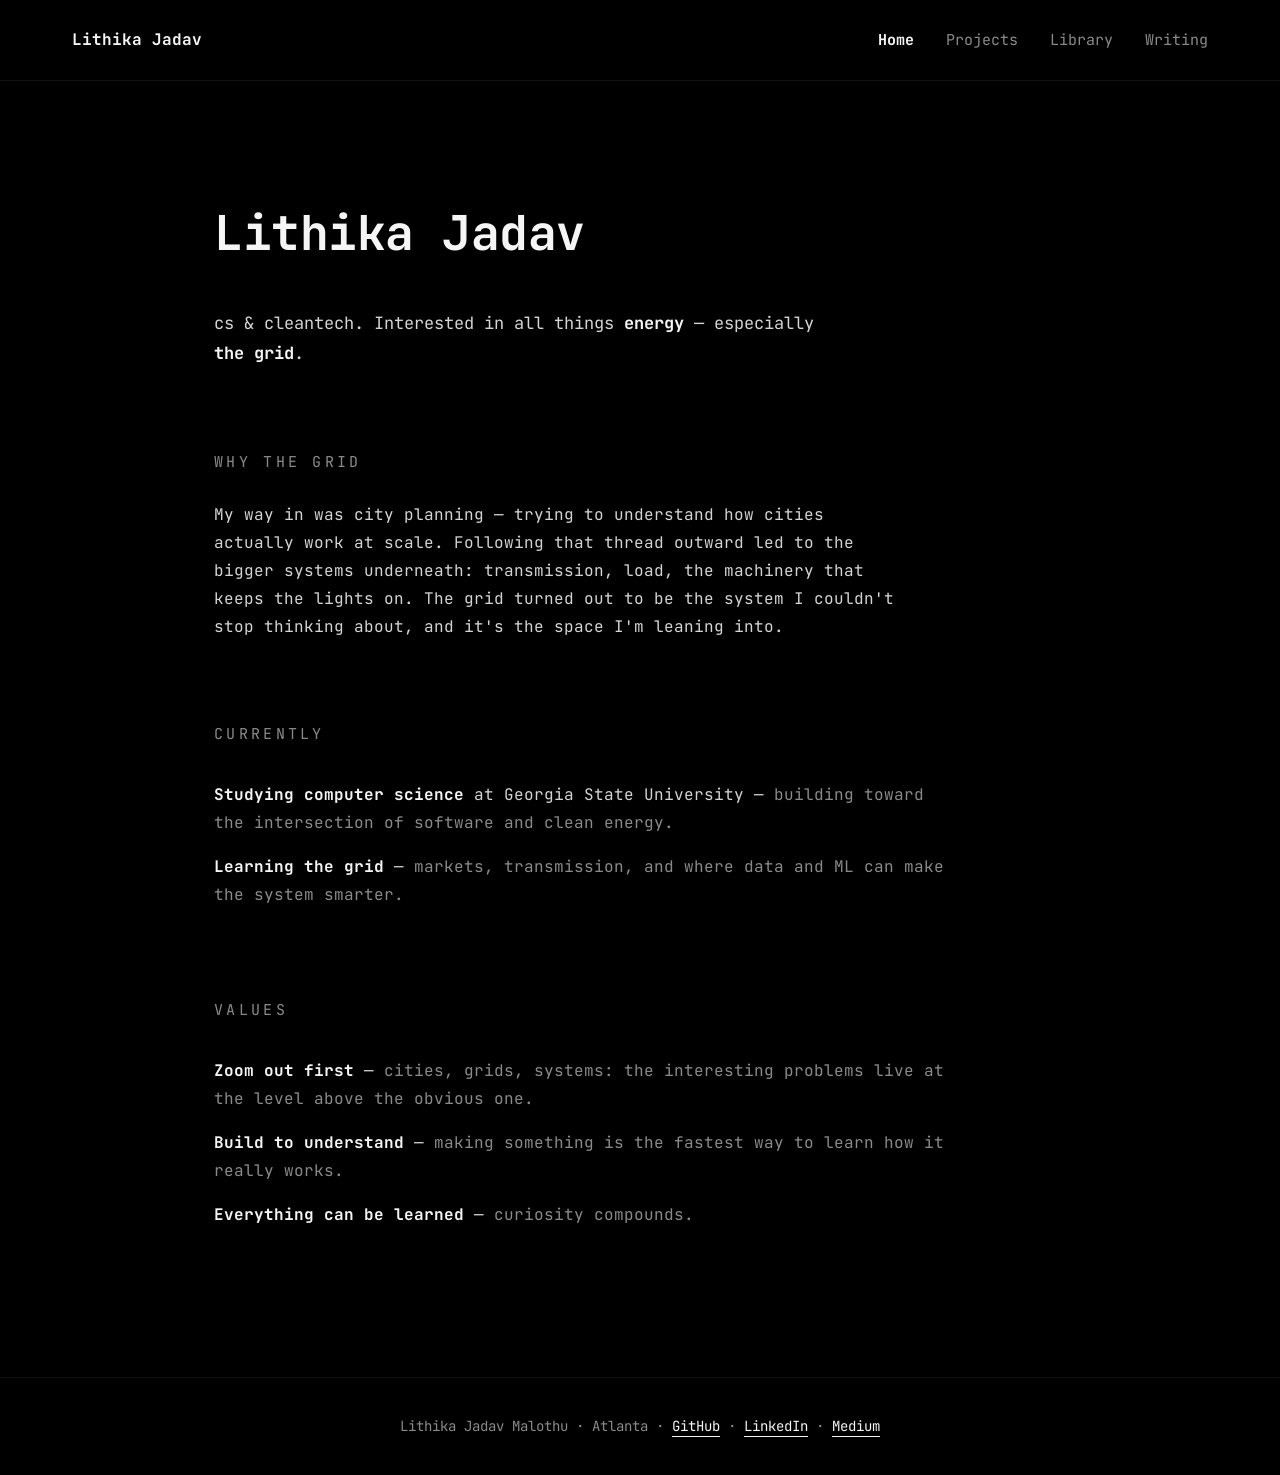
<file: index (2).html>
<!DOCTYPE html>
<html lang="en">
<head>
<meta charset="UTF-8">
<meta name="viewport" content="width=device-width, initial-scale=1.0">
<title>Lithika Jadav</title>
<meta name="description" content="Lithika Jadav Malothu — cs & cleantech. Interested in all things energy, especially the grid.">
<!-- Terminal-style monospace, same family of look as the reference site -->
<link rel="preconnect" href="https://fonts.googleapis.com">
<link rel="preconnect" href="https://fonts.gstatic.com" crossorigin>
<link href="https://fonts.googleapis.com/css2?family=JetBrains+Mono:wght@400;500;700&display=swap" rel="stylesheet">
<style>
  :root{
    --bg:       #000000;
    --card:     #0d0d0d;
    --line:     #262626;
    --text:     #d4d4d4;
    --dim:      #8a8a8a;
    --white:    #f5f5f5;
    --mono:     "JetBrains Mono", ui-monospace, "SF Mono", Menlo, Consolas, monospace;
  }
  *{ box-sizing:border-box; margin:0; padding:0; }
  body{
    background:var(--bg);
    color:var(--text);
    font-family:var(--mono);
    font-size:16px;
    line-height:1.75;
    -webkit-font-smoothing:antialiased;
  }
  a{ color:var(--white); text-decoration:underline; text-underline-offset:5px; text-decoration-thickness:1px; }
  a:hover{ color:#fff; }
  ::selection{ background:#333; color:#fff; }

  .wrap{ max-width:900px; margin:0 auto; padding:0 24px; }

  /* ---------- header ---------- */
  header{
    position:sticky; top:0; z-index:10;
    background:rgba(0,0,0,.9); backdrop-filter:blur(8px);
    border-bottom:1px solid #111;
  }
  .nav{
    display:flex; align-items:center; justify-content:space-between;
    max-width:1200px; margin:0 auto; padding:26px 32px;
    gap:16px; flex-wrap:wrap;
  }
  .brand{
    font-weight:700; color:var(--white); font-size:16px;
    cursor:pointer; text-decoration:none;
  }
  nav.tabs{ display:flex; gap:32px; flex-wrap:wrap; }
  nav.tabs button{
    background:none; border:none; cursor:pointer;
    font-family:var(--mono); font-size:15px; color:var(--dim);
    padding:2px 0;
  }
  nav.tabs button:hover{ color:var(--white); }
  nav.tabs button.active{ color:var(--white); font-weight:700; }
  nav.tabs button:focus-visible{ outline:1px solid var(--white); outline-offset:4px; }

  /* ---------- pages ---------- */
  .page{ display:none; padding:110px 0 140px; animation:fade .3s ease; }
  .page.active{ display:block; }
  @keyframes fade{ from{opacity:0;} to{opacity:1;} }
  @media (prefers-reduced-motion: reduce){ .page{ animation:none; } }

  h1{
    font-family:var(--mono);
    font-size:clamp(34px,5.5vw,48px);
    color:var(--white); font-weight:700; letter-spacing:-.01em;
  }
  .intro{ font-size:17px; margin-top:34px; max-width:62ch; }
  .intro a, .intro b{ color:var(--white); font-weight:700; }

  section{ margin-top:80px; }
  .kicker{
    color:var(--dim); font-size:15px; letter-spacing:.22em;
    text-transform:uppercase; margin-bottom:26px;
  }
  .plain p{ max-width:68ch; }

  .list{ list-style:none; }
  .list li{ padding:8px 0; max-width:74ch; }
  .list b{ color:var(--white); font-weight:700; }
  .list u{ text-underline-offset:5px; text-decoration-thickness:1px; }
  .list .dim{ color:var(--dim); }

  /* ---------- cards ---------- */
  .card{
    border:1px solid var(--line); background:var(--card);
    border-radius:4px; padding:34px 38px; margin-top:34px;
  }
  .card h3{ color:var(--white); font-size:20px; font-weight:700; margin-bottom:14px; }
  .card h3 a{ text-decoration:none; }
  .card h3 a:hover{ text-decoration:underline; }
  .card p{ max-width:78ch; }
  .card .meta{ color:var(--dim); font-size:14px; margin-bottom:8px; }
  .card .repo{ display:inline-block; margin-top:16px; font-size:14px; color:var(--dim); }
  .card .repo:hover{ color:var(--white); }

  /* ---------- library ---------- */
  .sub{ color:var(--dim); margin-top:14px; }
  .lib-grid{
    display:grid; grid-template-columns:1fr 1fr; gap:40px; margin-top:56px;
    align-items:stretch;
  }
  @media (max-width:760px){ .lib-grid{ grid-template-columns:1fr; } }
  .lib-slot{
    border:1px solid var(--line); background:var(--card); border-radius:4px;
    padding:44px 32px 36px; text-align:center;
  }
  .tag{
    display:inline-block; font-size:11px; letter-spacing:.16em; text-transform:uppercase;
    padding:2px 10px; border:1px solid var(--line); border-radius:3px; color:var(--dim);
    margin-bottom:34px;
  }
  .lib-title{ color:var(--white); font-size:18px; font-weight:700; margin-top:34px; }
  .lib-by{ color:var(--dim); font-size:14px; margin-top:6px; }
  .hint{ color:var(--dim); font-size:12px; margin-top:18px; letter-spacing:.06em; }

  /* ----- photo frames (user's own shots) ----- */
  .photo-scene{ display:flex; justify-content:center; }
  .photo{
    border:1px solid var(--line); border-radius:3px; overflow:hidden;
    background:#0a0a0a; padding:10px;
    box-shadow:12px 16px 30px rgba(0,0,0,.6);
    transition:transform .4s ease;
    max-width:340px;
  }
  .photo-scene:hover .photo{ transform:translateY(-6px); }
  @media (prefers-reduced-motion: reduce){ .photo{ transition:none; } }
  .photo img{
    display:block; width:100%; height:auto; border:1px solid #2e2e2e;
  }

  /* ----- film frame: Seven Years in Tibet ----- */
  .film-scene{ display:flex; justify-content:center; }
  .film{
    width:100%; max-width:360px; padding:14px 12px;
    background:#0a0a0a; border:1px solid var(--line); border-radius:3px;
    box-shadow:12px 16px 30px rgba(0,0,0,.6);
    transition:transform .4s ease;
  }
  .film-scene:hover .film{ transform:translateY(-6px) rotate(-1deg); }
  @media (prefers-reduced-motion: reduce){ .film{ transition:none; } }
  .film .sprockets{
    display:flex; justify-content:space-between; padding:0 2px;
  }
  .film .sprockets i{
    width:12px; height:9px; background:#000; border:1px solid #2e2e2e; border-radius:2px;
  }
  .film .frame{
    margin:10px 0; border:1px solid #2e2e2e; overflow:hidden;
  }
  .film .frame svg{ display:block; width:100%; height:auto; }
  .film .caption{
    text-align:center; font-size:10px; letter-spacing:.26em; color:var(--dim);
    text-transform:uppercase; padding:4px 0 6px;
  }

  footer{
    border-top:1px solid #111; padding:36px 24px; text-align:center;
    color:var(--dim); font-size:14px;
  }
</style>
</head>
<body>

<header>
  <div class="nav">
    <a class="brand" onclick="go('home')">Lithika Jadav</a>
    <nav class="tabs" aria-label="Site">
      <button data-page="home" class="active" onclick="go('home')">Home</button>
      <button data-page="projects" onclick="go('projects')">Projects</button>
      <button data-page="library" onclick="go('library')">Library</button>
      <button data-page="writing" onclick="go('writing')">Writing</button>
    </nav>
  </div>
</header>

<main class="wrap">

  <!-- ============ HOME ============ -->
  <div class="page active" id="home">
    <h1>Lithika Jadav</h1>

    <p class="intro">
      cs &amp; cleantech. Interested in all things <b>energy</b> —
      especially <b>the grid</b>.
    </p>

    <section class="plain">
      <div class="kicker">Why the grid</div>
      <p>
        My way in was city planning — trying to understand how cities actually
        work at scale. Following that thread outward led to the bigger systems
        underneath: transmission, load, the machinery that keeps the lights on.
        The grid turned out to be the system I couldn't stop thinking about,
        and it's the space I'm leaning into.
      </p>
    </section>

    <section>
      <div class="kicker">Currently</div>
      <ul class="list">
        <li><b>Studying computer science</b> at Georgia State University — <span class="dim">building toward the intersection of software and clean energy.</span></li>
        <li><b>Learning the grid</b> — <span class="dim">markets, transmission, and where data and ML can make the system smarter.</span></li>
      </ul>
    </section>

    <section>
      <div class="kicker">Values</div>
      <ul class="list">
        <li><b>Zoom out first</b> — <span class="dim">cities, grids, systems: the interesting problems live at the level above the obvious one.</span></li>
        <li><b>Build to understand</b> — <span class="dim">making something is the fastest way to learn how it really works.</span></li>
        <li><b>Everything can be learned</b> — <span class="dim">curiosity compounds.</span></li>
      </ul>
    </section>
  </div>

  <!-- ============ PROJECTS ============ -->
  <div class="page" id="projects">
    <h1>Projects</h1>

    <div class="card">
      <div class="meta">Honors 1000</div>
      <h3><a href="https://github.com/lithikajmalothu-16/HONORS-1000-PROJECT">Predicting Urban Air Quality with ML</a></h3>
      <p>Built a machine learning model to predict the Air Quality Index across
      major Indian cities from pollutant data (PM2.5, PM10, NO&#8322;, CO, SO&#8322;),
      identifying the strongest contributors to pollution to support sustainable
      city planning. Full workflow from data cleaning to a saved regression
      model — MAE 31.2, R&sup2; 0.81.</p>
      <a class="repo" href="https://github.com/lithikajmalothu-16/HONORS-1000-PROJECT">github.com/lithikajmalothu-16/HONORS-1000-PROJECT &rarr;</a>
    </div>

    <div class="card">
      <h3><a href="https://github.com/lithikajmalothu-16/sunwatch">SunWatch — Solar Fleet Health &amp; Maintenance Prioritizer</a></h3>
      <p>Solar assets underperform silently — a panel producing 5% less still
      looks green on the dashboard while revenue leaks. SunWatch ingests
      inverter-level solar data, computes Performance Ratio against each plant's
      median to flag genuine underperformers, and ranks them by estimated
      dollars-per-day lost, turning silent losses into a prioritized maintenance
      queue. Across 44 inverters on 2 plants, it flagged ~25 underperformers
      worth ~$459K/year in preventable losses. Python, pandas, Streamlit, NREL
      PVWatts API — with a live demo.</p>
      <a class="repo" href="https://github.com/lithikajmalothu-16/sunwatch">github.com/lithikajmalothu-16/sunwatch &rarr;</a>
    </div>

    <div class="card">
      <h3><a href="https://github.com/lithikajmalothu-16/battery-arbitrage-optimizer">Battery Storage Arbitrage Optimizer</a></h3>
      <p>How much arbitrage profit can a grid-scale battery actually capture with
      an imperfect price forecast? This pairs a gradient-boosted price forecaster
      (day-ahead MAE of $5.01/MWh, 58% better than naive) with a linear-programming
      optimizer that schedules hourly charge/discharge under real constraints —
      capacity, power rating, round-trip efficiency, and degradation. Backtested
      on 72 held-out days: the forecast captures 66.5% of perfect-foresight
      profit, and modeling battery wear cuts naive returns ~3x while keeping
      cycling at a realistic ~2.5/day.</p>
      <a class="repo" href="https://github.com/lithikajmalothu-16/battery-arbitrage-optimizer">github.com/lithikajmalothu-16/battery-arbitrage-optimizer &rarr;</a>
    </div>
  </div>

  <!-- ============ LIBRARY ============ -->
  <div class="page" id="library">
    <h1>Library</h1>
    <p class="sub">Books I've read and films I love, shelved together.</p>

    <div class="lib-grid">

      <!-- BOOK: The Immortals of Meluha (trilogy) -->
      <div class="lib-slot">
        <span class="tag">Book &middot; Trilogy</span>
        <div class="photo-scene">
          <div class="photo">
            <img src="meluha.jpg" alt="My copies of the Shiva Trilogy: The Immortals of Meluha, The Secret of the Nagas, and The Oath of the Vayuputras" loading="lazy">
          </div>
        </div>
        <div class="lib-title">The Immortals of Meluha</div>
        <div class="lib-by">Amish Tripathi &middot; Shiva Trilogy, books I&ndash;III</div>
        <div class="hint">my copies, my shelf</div>
      </div>

      <!-- FILM: Seven Years in Tibet -->
      <div class="lib-slot">
        <span class="tag">Film</span>
        <div class="film-scene">
          <div class="film" aria-label="Seven Years in Tibet">
            <div class="sprockets"><i></i><i></i><i></i><i></i><i></i><i></i></div>
            <div class="frame">
              <img src="seven-years-in-tibet.jpg" alt="A scene from Seven Years in Tibet, photographed from my screen" loading="lazy" style="display:block;width:100%;height:auto;">
            </div>
            <div class="sprockets"><i></i><i></i><i></i><i></i><i></i><i></i></div>
            <div class="caption">Seven Years in Tibet</div>
          </div>
        </div>
        <div class="lib-title">Seven Years in Tibet</div>
        <div class="lib-by">Jean-Jacques Annaud &middot; 1997</div>
        <div class="hint">hover to lift the frame</div>
      </div>

    </div>
  </div>

  <!-- ============ WRITING ============ -->
  <div class="page" id="writing">
    <h1>Writing</h1>
    <p class="sub">Notes on energy, cities, and the systems in between.
    <a href="https://medium.com/@lithikajadav">Read on Medium &rarr;</a></p>

    <div class="card">
      <div class="meta">Aug 2024</div>
      <h3><a href="https://medium.com/@lithikajadav/textile-turmoil-to-transformative-textiles-a-tale-of-small-business-dc7a76611b80">Textile Turmoil to Transformative Textiles: A Tale of Small Business</a></h3>
      <p>How I worked alongside a neighbor who runs a local textile business —
      and what helping a small business up close taught me.</p>
    </div>

    <div class="card">
      <div class="meta">Jul 2024</div>
      <h3><a href="https://medium.com/@lithikajadav/table-of-contents-beebca36398c">Table of Contents: Executive Summary</a></h3>
      <p>An executive summary that maps out the story — start here.</p>
    </div>
  </div>

</main>

<footer>
  Lithika Jadav Malothu &middot; Atlanta &middot;
  <a href="https://github.com/lithikajmalothu-16">GitHub</a> &middot;
  <a href="https://www.linkedin.com/in/lithika-jadav-malothu-a890a1211/">LinkedIn</a> &middot;
  <a href="https://medium.com/@lithikajadav">Medium</a>
</footer>

<script>
  function go(id){
    document.querySelectorAll('.page').forEach(p => p.classList.toggle('active', p.id === id));
    document.querySelectorAll('nav.tabs button').forEach(b => b.classList.toggle('active', b.dataset.page === id));
    window.scrollTo({top:0});
  }
</script>

</body>
</html>
</file>
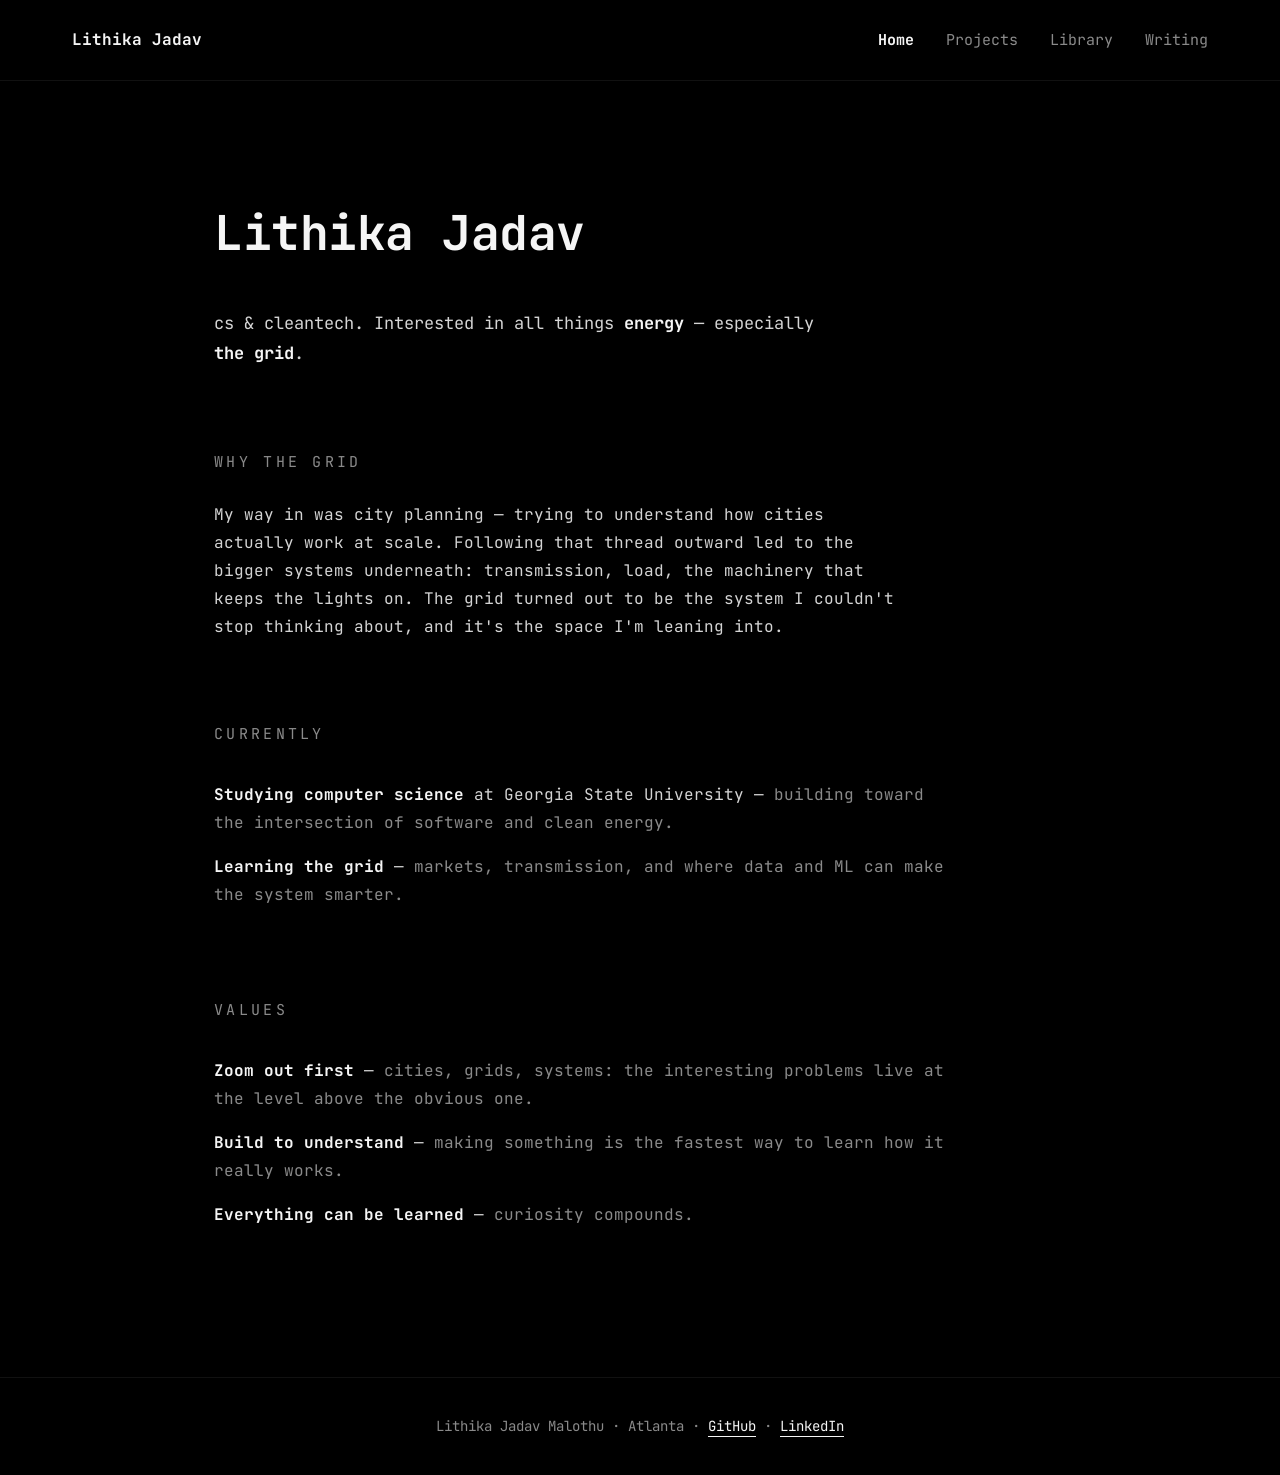
<file: lithika-portfolio (1).html>
<!DOCTYPE html>
<html lang="en">
<head>
<meta charset="UTF-8">
<meta name="viewport" content="width=device-width, initial-scale=1.0">
<title>Lithika Jadav</title>
<meta name="description" content="Lithika Jadav Malothu — cs & cleantech. Interested in all things energy, especially the grid.">
<!-- Terminal-style monospace, same family of look as the reference site -->
<link rel="preconnect" href="https://fonts.googleapis.com">
<link rel="preconnect" href="https://fonts.gstatic.com" crossorigin>
<link href="https://fonts.googleapis.com/css2?family=JetBrains+Mono:wght@400;500;700&display=swap" rel="stylesheet">
<style>
  :root{
    --bg:       #000000;
    --card:     #0d0d0d;
    --line:     #262626;
    --text:     #d4d4d4;
    --dim:      #8a8a8a;
    --white:    #f5f5f5;
    --mono:     "JetBrains Mono", ui-monospace, "SF Mono", Menlo, Consolas, monospace;
  }
  *{ box-sizing:border-box; margin:0; padding:0; }
  body{
    background:var(--bg);
    color:var(--text);
    font-family:var(--mono);
    font-size:16px;
    line-height:1.75;
    -webkit-font-smoothing:antialiased;
  }
  a{ color:var(--white); text-decoration:underline; text-underline-offset:5px; text-decoration-thickness:1px; }
  a:hover{ color:#fff; }
  ::selection{ background:#333; color:#fff; }

  .wrap{ max-width:900px; margin:0 auto; padding:0 24px; }

  /* ---------- header ---------- */
  header{
    position:sticky; top:0; z-index:10;
    background:rgba(0,0,0,.9); backdrop-filter:blur(8px);
    border-bottom:1px solid #111;
  }
  .nav{
    display:flex; align-items:center; justify-content:space-between;
    max-width:1200px; margin:0 auto; padding:26px 32px;
    gap:16px; flex-wrap:wrap;
  }
  .brand{
    font-weight:700; color:var(--white); font-size:16px;
    cursor:pointer; text-decoration:none;
  }
  nav.tabs{ display:flex; gap:32px; flex-wrap:wrap; }
  nav.tabs button{
    background:none; border:none; cursor:pointer;
    font-family:var(--mono); font-size:15px; color:var(--dim);
    padding:2px 0;
  }
  nav.tabs button:hover{ color:var(--white); }
  nav.tabs button.active{ color:var(--white); font-weight:700; }
  nav.tabs button:focus-visible{ outline:1px solid var(--white); outline-offset:4px; }

  /* ---------- pages ---------- */
  .page{ display:none; padding:110px 0 140px; animation:fade .3s ease; }
  .page.active{ display:block; }
  @keyframes fade{ from{opacity:0;} to{opacity:1;} }
  @media (prefers-reduced-motion: reduce){ .page{ animation:none; } }

  h1{
    font-family:var(--mono);
    font-size:clamp(34px,5.5vw,48px);
    color:var(--white); font-weight:700; letter-spacing:-.01em;
  }
  .intro{ font-size:17px; margin-top:34px; max-width:62ch; }
  .intro a, .intro b{ color:var(--white); font-weight:700; }

  section{ margin-top:80px; }
  .kicker{
    color:var(--dim); font-size:15px; letter-spacing:.22em;
    text-transform:uppercase; margin-bottom:26px;
  }
  .plain p{ max-width:68ch; }

  .list{ list-style:none; }
  .list li{ padding:8px 0; max-width:74ch; }
  .list b{ color:var(--white); font-weight:700; }
  .list u{ text-underline-offset:5px; text-decoration-thickness:1px; }
  .list .dim{ color:var(--dim); }

  /* ---------- cards ---------- */
  .card{
    border:1px solid var(--line); background:var(--card);
    border-radius:4px; padding:34px 38px; margin-top:34px;
  }
  .card h3{ color:var(--white); font-size:20px; font-weight:700; margin-bottom:14px; }
  .card h3 a{ text-decoration:none; }
  .card h3 a:hover{ text-decoration:underline; }
  .card p{ max-width:78ch; }
  .card .meta{ color:var(--dim); font-size:14px; margin-bottom:8px; }
  .card .repo{ display:inline-block; margin-top:16px; font-size:14px; color:var(--dim); }
  .card .repo:hover{ color:var(--white); }

  /* ---------- library ---------- */
  .sub{ color:var(--dim); margin-top:14px; }
  .lib-grid{
    display:grid; grid-template-columns:1fr 1fr; gap:40px; margin-top:56px;
    align-items:stretch;
  }
  @media (max-width:760px){ .lib-grid{ grid-template-columns:1fr; } }
  .lib-slot{
    border:1px solid var(--line); background:var(--card); border-radius:4px;
    padding:44px 32px 36px; text-align:center;
  }
  .tag{
    display:inline-block; font-size:11px; letter-spacing:.16em; text-transform:uppercase;
    padding:2px 10px; border:1px solid var(--line); border-radius:3px; color:var(--dim);
    margin-bottom:34px;
  }
  .lib-title{ color:var(--white); font-size:18px; font-weight:700; margin-top:34px; }
  .lib-by{ color:var(--dim); font-size:14px; margin-top:6px; }
  .hint{ color:var(--dim); font-size:12px; margin-top:18px; letter-spacing:.06em; }

  /* ----- 3D book: The Immortals of Meluha ----- */
  .book-scene{ perspective:900px; display:flex; justify-content:center; }
  .book{
    position:relative; width:170px; height:250px;
    transform-style:preserve-3d;
    transform:rotateY(-24deg);
    transition:transform .5s ease;
  }
  .book-scene:hover .book{ transform:rotateY(-6deg); }
  @media (prefers-reduced-motion: reduce){ .book{ transition:none; } }
  .book .cover, .book .spine, .book .pages{
    position:absolute; top:0; left:0;
  }
  .book .cover{
    width:170px; height:250px; border-radius:2px 4px 4px 2px;
    background:
      radial-gradient(120% 70% at 50% 0%, #2c3a52 0%, #16202f 55%, #0c121c 100%);
    border:1px solid #2e3b50;
    transform:translateZ(16px);
    display:flex; flex-direction:column; justify-content:space-between;
    padding:20px 14px; text-align:center;
    box-shadow:14px 18px 34px rgba(0,0,0,.65);
  }
  .book .cover .series{
    font-size:9px; letter-spacing:.3em; color:#8fa3c0; text-transform:uppercase;
  }
  .book .cover .bt{
    font-size:17px; font-weight:700; color:#e8ecf3; line-height:1.35;
    letter-spacing:.02em;
  }
  .book .cover .trident{ font-size:22px; color:#8fa3c0; }
  .book .cover .ba{
    font-size:10px; letter-spacing:.24em; color:#8fa3c0; text-transform:uppercase;
  }
  .book .spine{
    width:32px; height:250px;
    background:linear-gradient(180deg,#1b2636,#0d141f);
    border:1px solid #2e3b50;
    transform:rotateY(-90deg) translateZ(16px) translateX(-16px);
    display:flex; align-items:center; justify-content:center;
  }
  .book .spine span{
    writing-mode:vertical-rl; font-size:9px; letter-spacing:.22em;
    color:#8fa3c0; text-transform:uppercase;
  }
  .book .pages{
    width:26px; height:242px; top:4px;
    background:repeating-linear-gradient(180deg,#d9d4c6 0 2px,#b9b4a6 2px 3px);
    transform:rotateY(90deg) translateZ(152px) translateX(13px);
    border-radius:0 2px 2px 0;
  }

  /* ----- film frame: Seven Years in Tibet ----- */
  .film-scene{ display:flex; justify-content:center; }
  .film{
    width:210px; padding:14px 12px;
    background:#0a0a0a; border:1px solid var(--line); border-radius:3px;
    box-shadow:12px 16px 30px rgba(0,0,0,.6);
    transition:transform .4s ease;
  }
  .film-scene:hover .film{ transform:translateY(-6px) rotate(-1deg); }
  @media (prefers-reduced-motion: reduce){ .film{ transition:none; } }
  .film .sprockets{
    display:flex; justify-content:space-between; padding:0 2px;
  }
  .film .sprockets i{
    width:12px; height:9px; background:#000; border:1px solid #2e2e2e; border-radius:2px;
  }
  .film .frame{
    margin:10px 0; border:1px solid #2e2e2e; overflow:hidden;
  }
  .film .frame svg{ display:block; width:100%; height:auto; }
  .film .caption{
    text-align:center; font-size:10px; letter-spacing:.26em; color:var(--dim);
    text-transform:uppercase; padding:4px 0 6px;
  }

  footer{
    border-top:1px solid #111; padding:36px 24px; text-align:center;
    color:var(--dim); font-size:14px;
  }
</style>
</head>
<body>

<header>
  <div class="nav">
    <a class="brand" onclick="go('home')">Lithika Jadav</a>
    <nav class="tabs" aria-label="Site">
      <button data-page="home" class="active" onclick="go('home')">Home</button>
      <button data-page="projects" onclick="go('projects')">Projects</button>
      <button data-page="library" onclick="go('library')">Library</button>
      <button data-page="writing" onclick="go('writing')">Writing</button>
    </nav>
  </div>
</header>

<main class="wrap">

  <!-- ============ HOME ============ -->
  <div class="page active" id="home">
    <h1>Lithika Jadav</h1>

    <p class="intro">
      cs &amp; cleantech. Interested in all things <b>energy</b> —
      especially <b>the grid</b>.
    </p>

    <section class="plain">
      <div class="kicker">Why the grid</div>
      <p>
        My way in was city planning — trying to understand how cities actually
        work at scale. Following that thread outward led to the bigger systems
        underneath: transmission, load, the machinery that keeps the lights on.
        The grid turned out to be the system I couldn't stop thinking about,
        and it's the space I'm leaning into.
      </p>
    </section>

    <section>
      <div class="kicker">Currently</div>
      <ul class="list">
        <li><b>Studying computer science</b> at Georgia State University — <span class="dim">building toward the intersection of software and clean energy.</span></li>
        <li><b>Learning the grid</b> — <span class="dim">markets, transmission, and where data and ML can make the system smarter.</span></li>
      </ul>
    </section>

    <section>
      <div class="kicker">Values</div>
      <ul class="list">
        <li><b>Zoom out first</b> — <span class="dim">cities, grids, systems: the interesting problems live at the level above the obvious one.</span></li>
        <li><b>Build to understand</b> — <span class="dim">making something is the fastest way to learn how it really works.</span></li>
        <li><b>Everything can be learned</b> — <span class="dim">curiosity compounds.</span></li>
      </ul>
    </section>
  </div>

  <!-- ============ PROJECTS ============ -->
  <div class="page" id="projects">
    <h1>Projects</h1>

    <div class="card">
      <div class="meta">Honors 1000</div>
      <h3><a href="https://github.com/lithikajmalothu-16/HONORS-1000-PROJECT">Predicting Urban Air Quality with ML</a></h3>
      <p>Built a machine learning model to predict the Air Quality Index across
      major Indian cities from pollutant data (PM2.5, PM10, NO&#8322;, CO, SO&#8322;),
      identifying the strongest contributors to pollution to support sustainable
      city planning. Full workflow from data cleaning to a saved regression
      model — MAE 31.2, R&sup2; 0.81.</p>
      <a class="repo" href="https://github.com/lithikajmalothu-16/HONORS-1000-PROJECT">github.com/lithikajmalothu-16/HONORS-1000-PROJECT &rarr;</a>
    </div>

    <div class="card">
      <h3><a href="https://github.com/lithikajmalothu-16/sunwatch">SunWatch — Solar Fleet Health &amp; Maintenance Prioritizer</a></h3>
      <p>Solar assets underperform silently — a panel producing 5% less still
      looks green on the dashboard while revenue leaks. SunWatch ingests
      inverter-level solar data, computes Performance Ratio against each plant's
      median to flag genuine underperformers, and ranks them by estimated
      dollars-per-day lost, turning silent losses into a prioritized maintenance
      queue. Across 44 inverters on 2 plants, it flagged ~25 underperformers
      worth ~$459K/year in preventable losses. Python, pandas, Streamlit, NREL
      PVWatts API — with a live demo.</p>
      <a class="repo" href="https://github.com/lithikajmalothu-16/sunwatch">github.com/lithikajmalothu-16/sunwatch &rarr;</a>
    </div>

    <div class="card">
      <h3><a href="https://github.com/lithikajmalothu-16/battery-arbitrage-optimizer">Battery Storage Arbitrage Optimizer</a></h3>
      <p>How much arbitrage profit can a grid-scale battery actually capture with
      an imperfect price forecast? This pairs a gradient-boosted price forecaster
      (day-ahead MAE of $5.01/MWh, 58% better than naive) with a linear-programming
      optimizer that schedules hourly charge/discharge under real constraints —
      capacity, power rating, round-trip efficiency, and degradation. Backtested
      on 72 held-out days: the forecast captures 66.5% of perfect-foresight
      profit, and modeling battery wear cuts naive returns ~3x while keeping
      cycling at a realistic ~2.5/day.</p>
      <a class="repo" href="https://github.com/lithikajmalothu-16/battery-arbitrage-optimizer">github.com/lithikajmalothu-16/battery-arbitrage-optimizer &rarr;</a>
    </div>
  </div>

  <!-- ============ LIBRARY ============ -->
  <div class="page" id="library">
    <h1>Library</h1>
    <p class="sub">Books I've read and films I love, shelved together.</p>

    <div class="lib-grid">

      <!-- BOOK: The Immortals of Meluha (trilogy) -->
      <div class="lib-slot">
        <span class="tag">Book &middot; Trilogy</span>
        <div class="book-scene">
          <div class="book" aria-label="The Immortals of Meluha, book one of the Shiva Trilogy">
            <div class="spine"><span>Shiva Trilogy &middot; I</span></div>
            <div class="pages"></div>
            <div class="cover">
              <div class="series">The Shiva Trilogy</div>
              <div>
                <div class="trident">&#x1F531;</div>
                <div class="bt">The Immortals<br>of Meluha</div>
              </div>
              <div class="ba">Amish Tripathi</div>
            </div>
          </div>
        </div>
        <div class="lib-title">The Immortals of Meluha</div>
        <div class="lib-by">Amish Tripathi &middot; Shiva Trilogy, books I&ndash;III</div>
        <div class="hint">hover to open the shelf</div>
      </div>

      <!-- FILM: Seven Years in Tibet -->
      <div class="lib-slot">
        <span class="tag">Film</span>
        <div class="film-scene">
          <div class="film" aria-label="Seven Years in Tibet">
            <div class="sprockets"><i></i><i></i><i></i><i></i><i></i><i></i></div>
            <div class="frame">
              <svg viewBox="0 0 180 130" xmlns="http://www.w3.org/2000/svg" role="img" aria-label="Himalayan mountain scene">
                <defs>
                  <linearGradient id="sky" x1="0" y1="0" x2="0" y2="1">
                    <stop offset="0" stop-color="#1b2a3d"/>
                    <stop offset="1" stop-color="#0a121c"/>
                  </linearGradient>
                </defs>
                <rect width="180" height="130" fill="url(#sky)"/>
                <circle cx="140" cy="26" r="11" fill="#d9d4c6" opacity=".85"/>
                <path d="M0 130 L38 62 L58 92 L78 48 L104 96 L126 58 L152 100 L180 70 L180 130 Z" fill="#131c29"/>
                <path d="M38 62 L46 76 L38 74 L32 78 Z" fill="#d9d4c6" opacity=".8"/>
                <path d="M78 48 L88 66 L78 62 L70 68 Z" fill="#d9d4c6" opacity=".9"/>
                <path d="M126 58 L134 72 L126 69 L119 74 Z" fill="#d9d4c6" opacity=".75"/>
                <path d="M0 130 L60 104 L120 122 L180 108 L180 130 Z" fill="#0c0f14"/>
              </svg>
            </div>
            <div class="sprockets"><i></i><i></i><i></i><i></i><i></i><i></i></div>
            <div class="caption">Seven Years in Tibet</div>
          </div>
        </div>
        <div class="lib-title">Seven Years in Tibet</div>
        <div class="lib-by">Jean-Jacques Annaud &middot; 1997</div>
        <div class="hint">hover to lift the frame</div>
      </div>

    </div>
  </div>

  <!-- ============ WRITING ============ -->
  <div class="page" id="writing">
    <h1>Writing</h1>
    <p class="sub">Notes on energy, cities, and the systems in between.</p>

    <!-- One card per article. Put the link on the <h3>. -->
    <div class="card">
      <div class="meta">Month 2026</div>
      <h3><a href="#">Article title</a></h3>
      <p>One-line summary of what the piece is about.</p>
    </div>

    <div class="card">
      <div class="meta">Month 2026</div>
      <h3><a href="#">Article title</a></h3>
      <p>One-line summary of what the piece is about.</p>
    </div>

    <div class="card">
      <div class="meta">Month 2025</div>
      <h3><a href="#">Article title</a></h3>
      <p>One-line summary of what the piece is about.</p>
    </div>
  </div>

</main>

<footer>
  Lithika Jadav Malothu &middot; Atlanta &middot;
  <a href="https://github.com/lithikajmalothu-16">GitHub</a> &middot;
  <a href="https://www.linkedin.com/in/lithika-jadav-malothu-a890a1211/">LinkedIn</a>
</footer>

<script>
  function go(id){
    document.querySelectorAll('.page').forEach(p => p.classList.toggle('active', p.id === id));
    document.querySelectorAll('nav.tabs button').forEach(b => b.classList.toggle('active', b.dataset.page === id));
    window.scrollTo({top:0});
  }
</script>

</body>
</html>
</file>
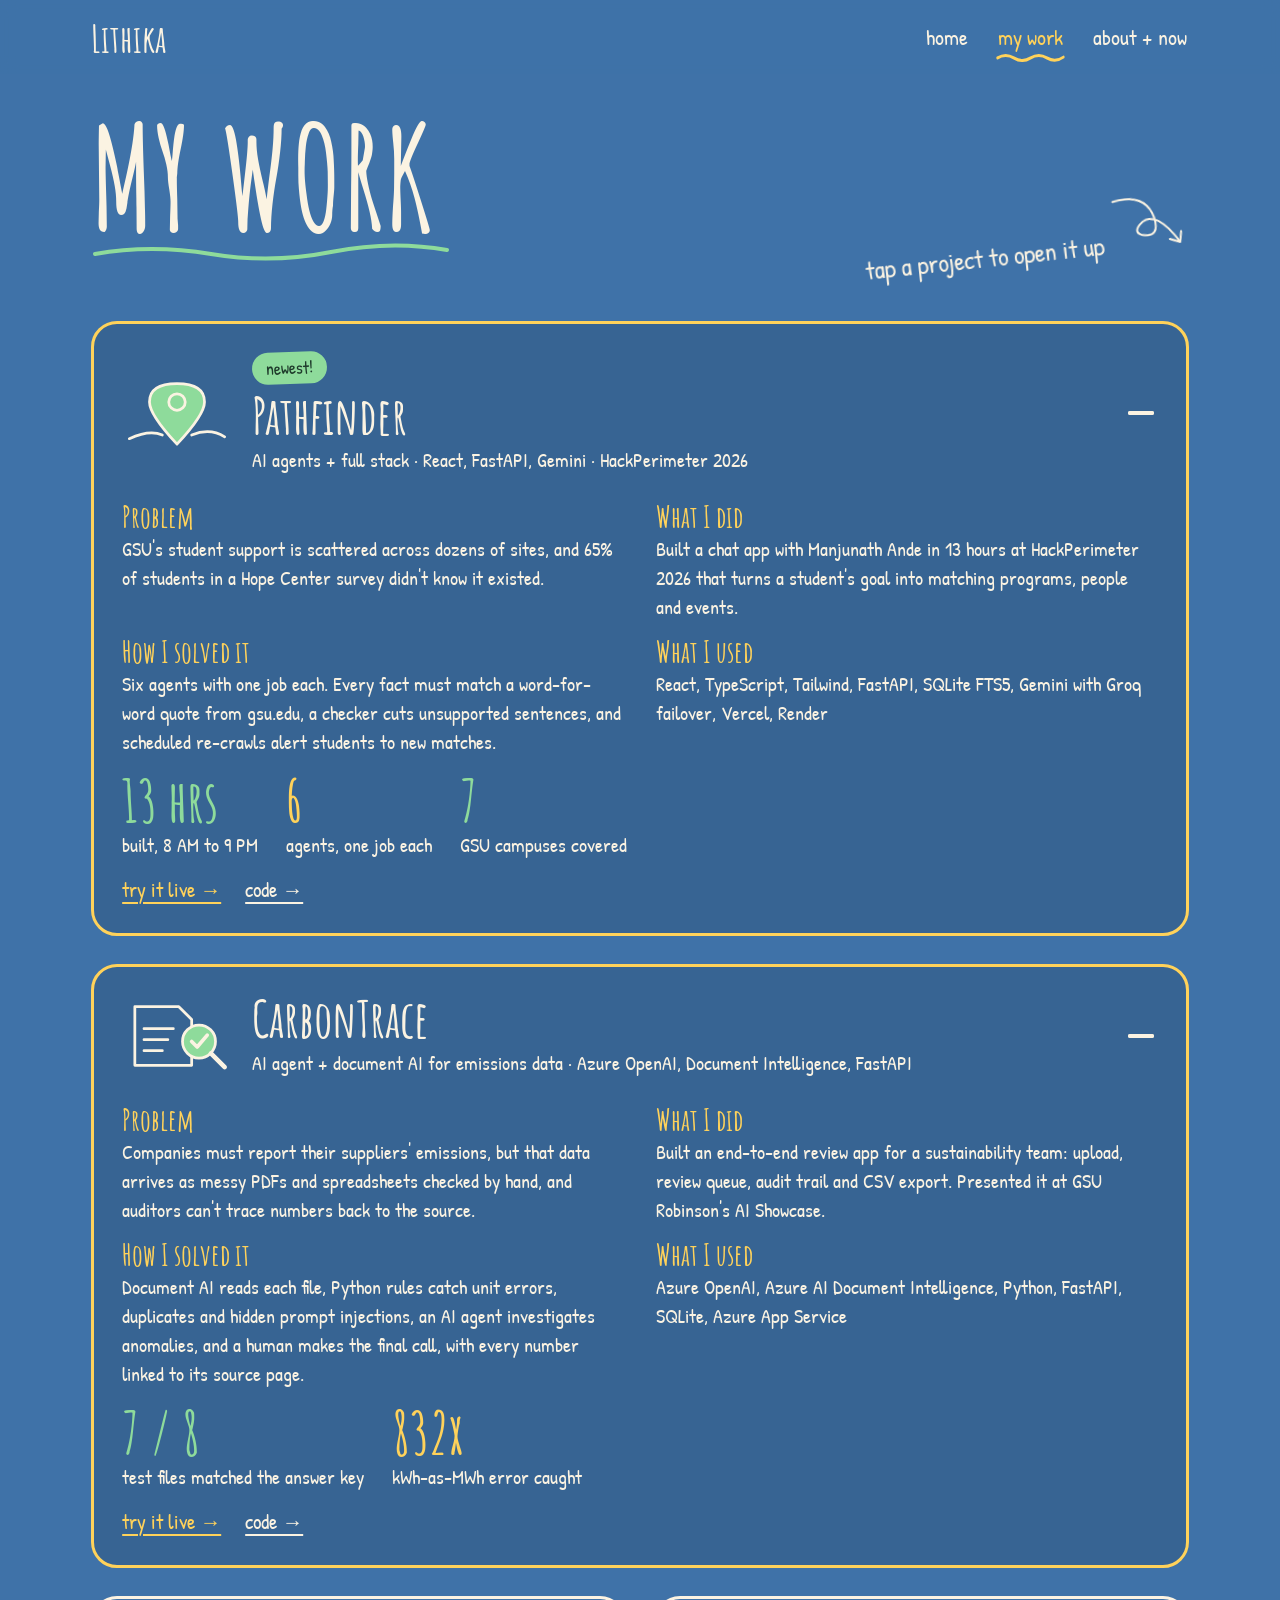
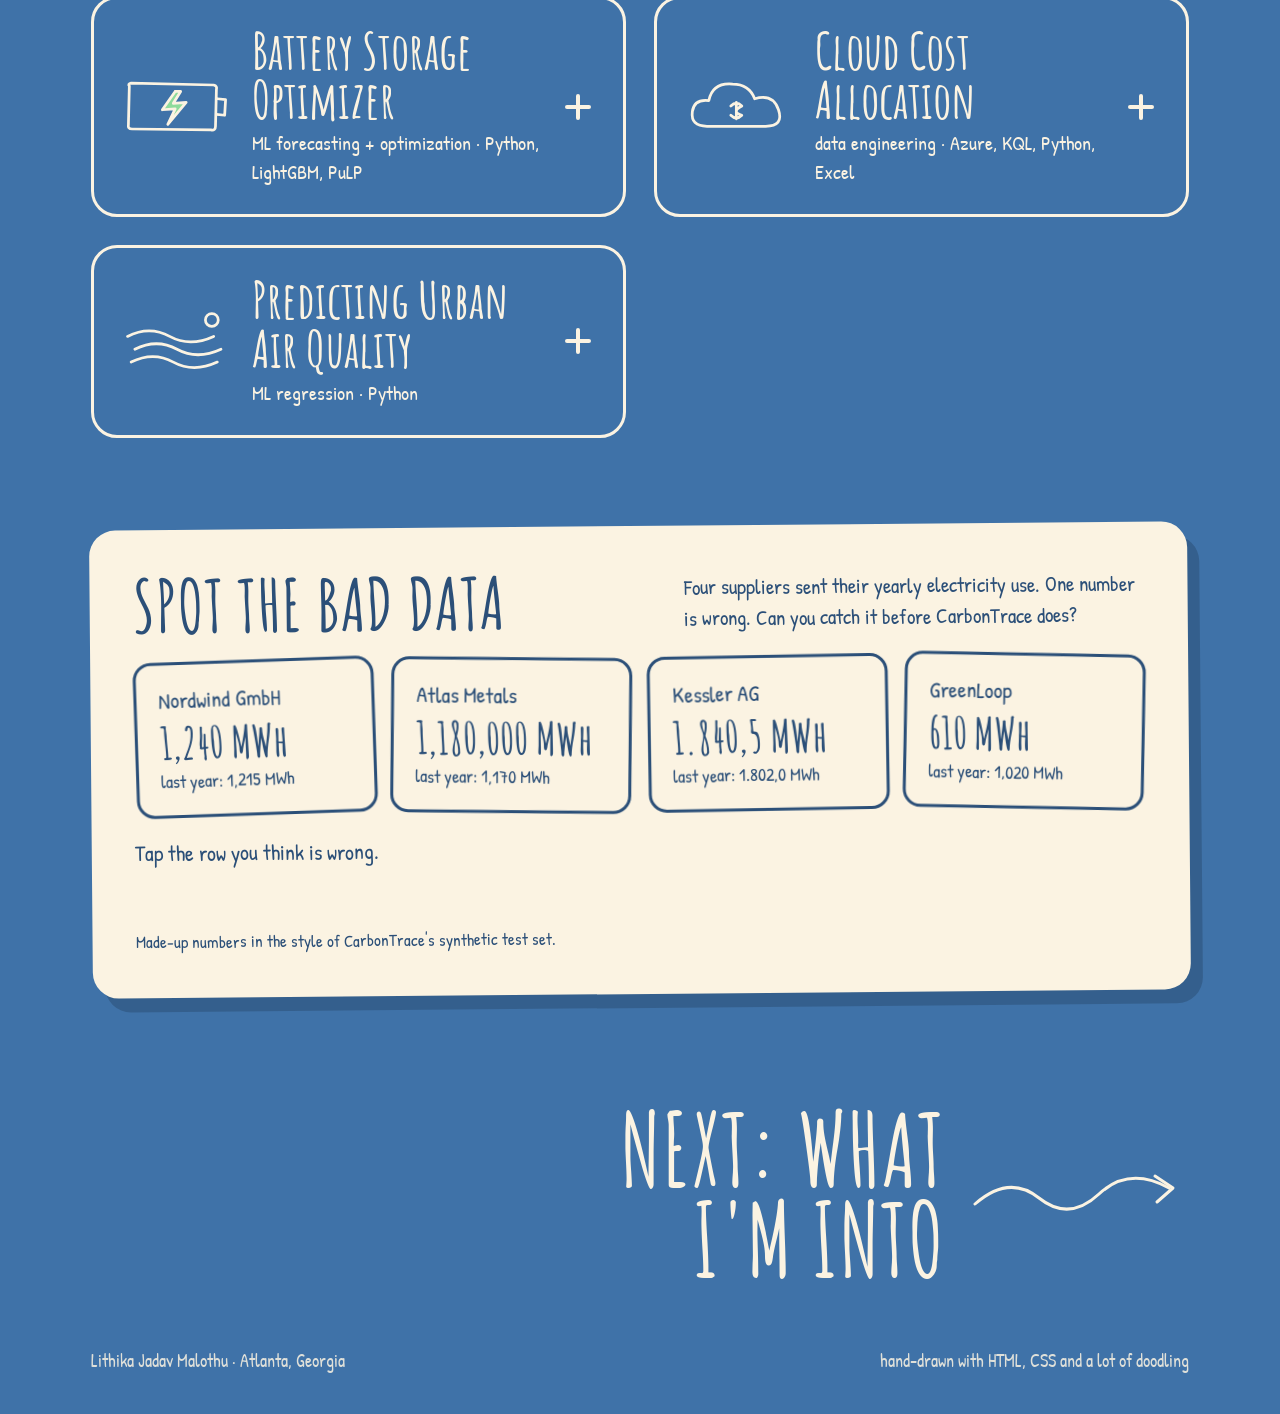
<file: work.html>
<!DOCTYPE html>
<html lang="en">
<head>
<meta charset="UTF-8">
<meta name="viewport" content="width=device-width, initial-scale=1.0">
<title>My work · Lithika Jadav Malothu</title>
<meta name="description" content="Projects by Lithika Jadav Malothu: Pathfinder, CarbonTrace, a battery storage optimizer, cloud cost allocation and air quality prediction.">
<meta property="og:title" content="My work · Lithika Jadav Malothu">
<meta property="og:description" content="Projects by Lithika Jadav Malothu: Pathfinder, CarbonTrace, a battery storage optimizer, cloud cost allocation and air quality prediction.">
<meta property="og:image" content="https://lithikajmalothu-16.github.io/assets/img/lithika.jpg">
<meta name="theme-color" content="#3F72A8">
<link rel="icon" href="assets/img/favicon.svg" type="image/svg+xml">
<link rel="preconnect" href="https://fonts.googleapis.com">
<link rel="preconnect" href="https://fonts.gstatic.com" crossorigin>
<link href="https://fonts.googleapis.com/css2?family=Amatic+SC:wght@400;700&family=Patrick+Hand&display=swap" rel="stylesheet">
<link rel="stylesheet" href="assets/css/site.css">
<script>document.documentElement.classList.add('js')</script>
</head>
<body>
<a class="visually-hidden" href="#main">Skip to content</a>
<div class="charge-bar" aria-hidden="true"></div>
<header class="site-header">
<div class="wrap">
<a class="logo" href="index.html">Lithika</a>
<nav class="nav" aria-label="Pages">
<a href="index.html">home</a>
<a href="work.html" aria-current="page">my work</a>
<a href="about.html">about + now</a>
</nav>
</div>
</header>
<main id="main">
<div class="wrap">

<section class="page-title">
<div data-enter style="--i:0">
<h1 class="display">MY WORK</h1>
<svg class="draw" width="360" height="24" viewBox="0 0 360 24" fill="none" stroke-linecap="round" stroke-linejoin="round" aria-hidden="true" stroke="#8EDB9B" stroke-width="4" style="max-width:80vw"><path d="M4 14 Q60 4 120 14 T240 12 T356 10"/></svg>
</div>
<span class="note" data-enter style="--i:1;--rot:-6deg">tap a project to open it up
<svg class="draw" width="80" height="70" viewBox="0 0 120 100" fill="none" stroke-linecap="round" stroke-linejoin="round" aria-hidden="true" stroke="#FBF3E2" stroke-width="3"><path d="M10 10 Q60 0 70 40 Q76 70 50 64 Q34 58 52 44 Q74 30 104 78"/><path d="M90 74 L105 80 L108 64"/></svg></span>
</section>

<section class="projects">
<article class="proj featured open" data-reveal style="--i:0">
<button type="button" class="proj-head" aria-expanded="true" aria-controls="p-pathfinder">
<svg class="proj-icon draw" viewBox="0 0 120 76" fill="none" stroke-linecap="round" stroke-linejoin="round" aria-hidden="true" stroke="#FBF3E2" stroke-width="3"><path d="M60 72 Q30 40 30 26 Q30 6 60 6 Q90 6 90 26 Q90 40 60 72 Z" fill="#8EDB9B"/><circle cx="60" cy="26" r="9"/><path d="M8 66 Q30 56 44 62 M76 62 Q96 54 112 64" stroke-dasharray="4 6"/></svg>
<span class="proj-title"><span class="badge">newest!</span><span class="name">Pathfinder</span><span class="sub">AI agents + full stack · React, FastAPI, Gemini · HackPerimeter 2026</span></span>
<span class="plus" aria-hidden="true"></span>
</button>
<div class="proj-body" id="p-pathfinder"><div><div class="proj-inner">
<ul class="pts"><li><b>Problem</b><span>GSU's student support is scattered across dozens of sites, and 65% of students in a Hope Center survey didn't know it existed.</span></li><li><b>What I did</b><span>Built a chat app with Manjunath Ande in 13 hours at HackPerimeter 2026 that turns a student's goal into matching programs, people and events.</span></li><li><b>How I solved it</b><span>Six agents with one job each. Every fact must match a word-for-word quote from gsu.edu, a checker cuts unsupported sentences, and scheduled re-crawls alert students to new matches.</span></li><li><b>What I used</b><span>React, TypeScript, Tailwind, FastAPI, SQLite FTS5, Gemini with Groq failover, Vercel, Render</span></li></ul>
<div class="stats"><p class="stat"><strong data-count>13 hrs</strong>built, 8 AM to 9 PM</p><p class="stat"><strong data-count>6</strong>agents, one job each</p><p class="stat"><strong data-count>7</strong>GSU campuses covered</p></div>
<div class="proj-links"><a class="live" href="https://perimeter-hackathon-project.vercel.app">try it live →</a><a class="" href="https://github.com/lithikajmalothu-16/perimeter-hackathon-project">code →</a></div>
</div></div></div>
</article>
<article class="proj featured open" data-reveal style="--i:1">
<button type="button" class="proj-head" aria-expanded="true" aria-controls="p-carbontrace">
<svg class="proj-icon draw" viewBox="0 0 120 76" fill="none" stroke-linecap="round" stroke-linejoin="round" aria-hidden="true" stroke="#FBF3E2" stroke-width="3"><path d="M14 6 H62 L76 20 V70 H14 Z"/><path d="M24 30 H56 M24 42 H50 M24 54 H44"/><circle cx="84" cy="44" r="18" fill="#8EDB9B"/><path d="M97 57 L112 72" stroke-width="5"/><path d="M76 44 L82 50 L93 37" stroke-width="4"/></svg>
<span class="proj-title"><span class="name">CarbonTrace</span><span class="sub">AI agent + document AI for emissions data · Azure OpenAI, Document Intelligence, FastAPI</span></span>
<span class="plus" aria-hidden="true"></span>
</button>
<div class="proj-body" id="p-carbontrace"><div><div class="proj-inner">
<ul class="pts"><li><b>Problem</b><span>Companies must report their suppliers' emissions, but that data arrives as messy PDFs and spreadsheets checked by hand, and auditors can't trace numbers back to the source.</span></li><li><b>What I did</b><span>Built an end-to-end review app for a sustainability team: upload, review queue, audit trail and CSV export. Presented it at GSU Robinson's AI Showcase.</span></li><li><b>How I solved it</b><span>Document AI reads each file, Python rules catch unit errors, duplicates and hidden prompt injections, an AI agent investigates anomalies, and a human makes the final call, with every number linked to its source page.</span></li><li><b>What I used</b><span>Azure OpenAI, Azure AI Document Intelligence, Python, FastAPI, SQLite, Azure App Service</span></li></ul>
<div class="stats"><p class="stat"><strong data-count>8 / 8</strong>test files matched the answer key</p><p class="stat"><strong data-count>1,000x</strong>kWh-as-MWh error caught</p></div>
<div class="proj-links"><a class="live" href="https://carbontrace-lj-eafvdrhmgagyfhcu.centralus-01.azurewebsites.net/">try it live →</a><a class="" href="https://github.com/lithikajmalothu-16/carbontrace">code →</a></div>
</div></div></div>
</article>
<article class="proj" data-reveal style="--i:0">
<button type="button" class="proj-head" aria-expanded="false" aria-controls="p-battery-storage-optimizer">
<svg class="proj-icon draw" viewBox="0 0 120 70" fill="none" stroke-linecap="round" stroke-linejoin="round" aria-hidden="true" stroke="#FBF3E2" stroke-width="3"><path d="M8 12 Q6 10 10 9 L100 11 Q104 12 103 16 L102 56 Q102 61 97 60 L11 59 Q6 59 7 54 Z"/><path d="M104 26 L113 27 L112 44 L103 43"/><path d="M58 18 L44 38 L58 37 L50 54 L70 30 L56 31 L64 18 Z" fill="#8EDB9B"/></svg>
<span class="proj-title"><span class="name">Battery Storage Optimizer</span><span class="sub">ML forecasting + optimization · Python, LightGBM, PuLP</span></span>
<span class="plus" aria-hidden="true"></span>
</button>
<div class="proj-body" id="p-battery-storage-optimizer"><div><div class="proj-inner">
<ul class="pts"><li><b>Problem</b><span>A grid battery only earns money if it charges when power is cheap and sells when it's expensive, but tomorrow's prices are unknown.</span></li><li><b>What I did</b><span>Built a day-ahead price forecast and a dispatch model, backtested over 72 days.</span></li><li><b>How I solved it</b><span>LightGBM forecasts hourly prices, then a linear program turns the forecast into a charge and discharge schedule.</span></li><li><b>What I used</b><span>Python, LightGBM, PuLP, U.S. EIA data</span></li></ul>
<div class="stats"><p class="stat"><strong data-count>58%</strong>lower forecast error</p><p class="stat"><strong data-count>66.5%</strong>of perfect-foresight profit</p></div>
<div class="proj-links"><a class="" href="https://github.com/lithikajmalothu-16">code →</a></div>
</div></div></div>
</article>
<article class="proj" data-reveal style="--i:1">
<button type="button" class="proj-head" aria-expanded="false" aria-controls="p-cloud-cost-allocation">
<svg class="proj-icon draw" viewBox="0 0 120 70" fill="none" stroke-linecap="round" stroke-linejoin="round" aria-hidden="true" stroke="#FBF3E2" stroke-width="3"><path d="M24 56 Q6 56 8 40 Q10 26 26 28 Q30 8 52 10 Q70 10 76 26 Q96 20 102 38 Q108 56 88 56 Z"/><path d="M56 30 V48 M50 34 Q56 28 62 34 Q50 40 62 44 Q56 50 50 44"/></svg>
<span class="proj-title"><span class="name">Cloud Cost Allocation</span><span class="sub">data engineering · Azure, KQL, Python, Excel</span></span>
<span class="plus" aria-hidden="true"></span>
</button>
<div class="proj-body" id="p-cloud-cost-allocation"><div><div class="proj-inner">
<ul class="pts"><li><b>Problem</b><span>Shared cloud bills hide who spends what, so cost creep and forgotten resources go unnoticed.</span></li><li><b>What I did</b><span>Built an allocation that assigns every dollar of an Azure bill to a team.</span></li><li><b>How I solved it</b><span>KQL queries split the bill, and four automated checks flag waste. I tested them by planting 9 data issues.</span></li><li><b>What I used</b><span>Azure, KQL, Python, Excel</span></li></ul>
<div class="stats"><p class="stat"><strong data-count>10,579</strong>records allocated</p><p class="stat"><strong data-count>9 / 9</strong>planted issues caught</p></div>
<div class="proj-links"><a class="" href="https://github.com/lithikajmalothu-16">code →</a></div>
</div></div></div>
</article>
<article class="proj" data-reveal style="--i:0">
<button type="button" class="proj-head" aria-expanded="false" aria-controls="p-predicting-urban-air-quality">
<svg class="proj-icon draw" viewBox="0 0 120 70" fill="none" stroke-linecap="round" stroke-linejoin="round" aria-hidden="true" stroke="#FBF3E2" stroke-width="3"><path d="M6 30 Q30 18 52 30 T100 30"/><path d="M14 44 Q38 32 60 44 T108 44"/><path d="M10 58 Q34 46 56 58 T104 58"/><circle cx="98" cy="12" r="7"/></svg>
<span class="proj-title"><span class="name">Predicting Urban Air Quality</span><span class="sub">ML regression · Python</span></span>
<span class="plus" aria-hidden="true"></span>
</button>
<div class="proj-body" id="p-predicting-urban-air-quality"><div><div class="proj-inner">
<ul class="pts"><li><b>Problem</b><span>Predict a city's Air Quality Index from its raw pollutant readings.</span></li><li><b>What I did</b><span>Honors seminar project, Fall 2025: built a regression model across major Indian cities.</span></li><li><b>How I solved it</b><span>Trained on pollutant readings and evaluated on held-out data.</span></li><li><b>What I used</b><span>Python, regression modeling</span></li></ul>
<div class="stats"><p class="stat"><strong data-count>0.81</strong>R² on held-out data</p><p class="stat"><strong data-count>31.2</strong>AQI-point MAE</p></div>
<div class="proj-links"><a class="" href="https://github.com/lithikajmalothu-16">code →</a></div>
</div></div></div>
</article>

</section>

<section class="card game" data-reveal style="--rot:-.5deg">
<div class="game-head">
<h2 class="display">SPOT THE BAD DATA</h2>
<p>Four suppliers sent their yearly electricity use. One number is wrong. Can you catch it before CarbonTrace does?</p>
</div>
<div class="rows" role="group" aria-label="Supplier rows"><button type="button" class="row-btn" aria-pressed="false" data-ok="true" data-why="Nordwind looks fine: a 2% change from last year." style="--rot:-1.5deg"><span>Nordwind GmbH</span><span class="val">1,240 MWh</span><span class="prev">last year: 1,215 MWh</span></button><button type="button" class="row-btn" aria-pressed="false" data-ok="false" data-why="Got it! Atlas reported kWh but labeled them MWh, a 1,000x error. A unit rule flags this before any AI looks at it." style="--rot:1deg"><span>Atlas Metals</span><span class="val">1,180,000 MWh</span><span class="prev">last year: 1,170 MWh</span></button><button type="button" class="row-btn" aria-pressed="false" data-ok="true" data-why="Tricky, but fine: Kessler writes numbers the German way, so this is 1,840.5 MWh." style="--rot:-0.5deg"><span>Kessler AG</span><span class="val">1.840,5 MWh</span><span class="prev">last year: 1.802,0 MWh</span></button><button type="button" class="row-btn" aria-pressed="false" data-ok="true" data-why="A 40% drop looks odd, but GreenLoop installed solar. The agent flags it for a human instead of calling it an error." style="--rot:1.5deg"><span>GreenLoop</span><span class="val">610 MWh</span><span class="prev">last year: 1,020 MWh</span></button></div>
<p class="verdict swap" id="verdict" aria-live="polite">Tap the row you think is wrong.</p>
<p class="small">Made-up numbers in the style of CarbonTrace's synthetic test set.</p>
</section>

<a class="big-link right" href="about.html" data-reveal>
<span class="display">NEXT: WHAT<br>I'M INTO</span>
<svg class="draw" style="width:220px" viewBox="0 0 220 60" fill="none" stroke-linecap="round" stroke-linejoin="round" aria-hidden="true" stroke="#FBF3E2" stroke-width="3"><path d="M6 40 Q40 10 70 34 T130 30 T200 24"/><path d="M186 12 L204 24 L188 38"/></svg>
</a>
</div>
</main>
<footer class="site-footer">
<div class="wrap">
<span>Lithika Jadav Malothu · Atlanta, Georgia</span>
<span>hand-drawn with HTML, CSS and a lot of doodling</span>
</div>
</footer>
<script src="assets/js/site.js" defer></script>
</body>
</html>
</file>
<file: assets/css/site.css>
/* ==========================================================
   Lithika Jadav Malothu — doodle portfolio
   ========================================================== */

@view-transition { navigation: auto; }

@property --pct {
  syntax: '<percentage>';
  inherits: false;
  initial-value: 0%;
}

:root {
  --blue: #3F72A8;
  --navy: #2B4F78;
  --cream: #FBF3E2;
  --sun: #FFD25A;
  --sun-soft: #FFE9A8;
  --mint: #8EDB9B;
  --green-ink: #2E7D4F;
  --ink: #2B3A4F;
  --shadow: rgba(0, 0, 0, 0.16);

  --display: 'Amatic SC', 'Patrick Hand', cursive;
  --hand: 'Patrick Hand', 'Comic Sans MS', cursive;

  --ease: cubic-bezier(.22, .9, .3, 1);
  --spring: cubic-bezier(.34, 1.56, .64, 1);
  --wrap: 1200px;
}

*, *::before, *::after { box-sizing: border-box; }

html { scroll-behavior: smooth; -webkit-text-size-adjust: 100%; }

body {
  margin: 0;
  background: var(--blue);
  color: var(--cream);
  font-family: var(--hand);
  font-size: clamp(18px, 1.1vw + 12px, 22px);
  line-height: 1.45;
  -webkit-font-smoothing: antialiased;
  overflow-x: clip;
}
html { overflow-x: clip; }

img { max-width: 100%; display: block; }
a { color: var(--sun); text-underline-offset: 5px; text-decoration-thickness: 2px; }
a:hover { color: var(--sun-soft); }
button { font: inherit; color: inherit; }
:focus-visible { outline: 3px dashed var(--sun); outline-offset: 4px; border-radius: 8px; }
::selection { background: var(--sun); color: var(--ink); }

.wrap { max-width: var(--wrap); margin: 0 auto; padding: 0 clamp(20px, 4vw, 56px); }
.visually-hidden { position: absolute !important; width: 1px; height: 1px; overflow: hidden; clip: rect(0 0 0 0); white-space: nowrap; }

.display { font-family: var(--display); font-weight: 700; line-height: 0.9; margin: 0; letter-spacing: 0.01em; }
.note { display: inline-block; transform: rotate(-3deg); }

/* ---------- page transitions ---------- */
.site-header { view-transition-name: site-header; }
::view-transition-old(root) { animation: vt-out .32s var(--ease) both; }
::view-transition-new(root) { animation: vt-in .55s var(--ease) both; }
@keyframes vt-out { to { opacity: 0; transform: translateY(-14px) scale(.99); } }
@keyframes vt-in { from { opacity: 0; transform: translateY(22px) scale(.99); } }

body.is-leaving main { opacity: 0; transform: translateY(-14px); transition: opacity .28s var(--ease), transform .28s var(--ease); }

/* ---------- scroll "charge" bar ---------- */
.charge-bar {
  position: fixed; inset: 0 0 auto 0; height: 5px; z-index: 50;
  background: var(--mint); transform-origin: 0 50%; transform: scaleX(0);
  border-radius: 0 4px 4px 0;
}

/* ---------- header ---------- */
.site-header { position: sticky; top: 0; z-index: 40; background: color-mix(in srgb, var(--blue) 88%, transparent); backdrop-filter: blur(8px); -webkit-backdrop-filter: blur(8px); }
.site-header .wrap { display: flex; flex-wrap: wrap; align-items: center; justify-content: space-between; gap: 12px 24px; padding-top: 16px; padding-bottom: 14px; }
.logo { font-family: var(--display); font-weight: 700; font-size: 38px; line-height: 1; color: var(--cream); text-decoration: none; display: inline-block; transition: transform .4s var(--spring); }
.logo:hover { color: var(--cream); transform: rotate(-4deg) scale(1.06); }
.nav { display: flex; flex-wrap: wrap; gap: 6px 26px; }
.nav a {
  position: relative; color: var(--cream); text-decoration: none; font-size: 22px; padding: 6px 2px;
}
.nav a::after {
  content: ""; position: absolute; left: 0; right: 0; bottom: -2px; height: 10px;
  background: url("data:image/svg+xml,%3Csvg xmlns='http://www.w3.org/2000/svg' viewBox='0 0 100 10' preserveAspectRatio='none'%3E%3Cpath d='M2 6 Q14 1 26 6 T50 6 T74 6 T98 5' fill='none' stroke='%23FFD25A' stroke-width='3' stroke-linecap='round'/%3E%3C/svg%3E") no-repeat 0 0 / 100% 100%;
  clip-path: inset(0 100% 0 0); transition: clip-path .45s var(--ease);
}
.nav a:hover::after, .nav a[aria-current="page"]::after { clip-path: inset(0 0 0 0); }
.nav a[aria-current="page"] { color: var(--sun); }

/* ---------- entrance + reveal ---------- */
.js [data-enter] { opacity: 0; animation: enter .95s var(--ease) both; animation-delay: calc(var(--i, 0) * 110ms + 80ms); }
@keyframes enter {
  from { opacity: 0; transform: translateY(26px) rotate(calc(var(--rot, 0deg) - 2deg)); }
  to { opacity: 1; transform: translateY(0) rotate(var(--rot, 0deg)); }
}

[data-reveal] { transform: rotate(var(--rot, 0deg)); }
.js [data-reveal] {
  opacity: 0;
  transform: translateY(34px) rotate(calc(var(--rot, 0deg) + var(--from-rot, 1.5deg))) scale(.98);
  transition: opacity .8s var(--ease), transform 1s var(--spring);
  transition-delay: calc(var(--i, 0) * 90ms);
}
.js [data-reveal="left"] { transform: translateX(-60px) rotate(calc(var(--rot, 0deg) - 3deg)); }
.js [data-reveal="right"] { transform: translateX(60px) rotate(calc(var(--rot, 0deg) + 3deg)); }
.js [data-reveal="pop"] { transform: scale(.6) rotate(calc(var(--rot, 0deg) - 8deg)); }
.js [data-reveal].in { opacity: 1; transform: translate(0, 0) rotate(var(--rot, 0deg)) scale(1); }

/* draw-on doodles (JS adds pathLength=1) */
.js .draw :is(path, circle, line, polyline, rect) { stroke-dasharray: 1; stroke-dashoffset: 1; transition: stroke-dashoffset 1.5s var(--ease); transition-delay: calc(var(--i, 0) * 90ms + 200ms); }
.js .draw.in :is(path, circle, line, polyline, rect),
.js .in .draw :is(path, circle, line, polyline, rect) { stroke-dashoffset: 0; }

/* ---------- buttons ---------- */
.btn {
  display: inline-flex; align-items: center; gap: 8px; min-height: 50px; padding: 0 24px;
  border-radius: 14px; font-size: 22px; text-decoration: none; cursor: pointer;
  transform: rotate(var(--rot, 0deg));
  transition: transform .4s var(--spring), box-shadow .3s var(--ease), background-color .3s;
}
.btn-solid { background: var(--cream); color: var(--blue); box-shadow: 0 0 0 var(--shadow); }
.btn-outline { border: 2.5px solid var(--cream); color: var(--cream); }
.btn:hover { transform: translate(-3px, -3px) rotate(0deg); box-shadow: 6px 6px 0 var(--shadow); }
.btn-solid:hover { color: var(--blue); }
.btn-outline:hover { color: var(--cream); background: rgba(255,255,255,.08); }
.btn .arrow { display: inline-block; transition: transform .35s var(--spring); }
.btn:hover .arrow { transform: translateX(5px); }

/* ---------- sections ---------- */
section { position: relative; }
.section-head { display: flex; flex-wrap: wrap; align-items: flex-end; gap: 8px 22px; margin-bottom: 28px; }
.section-head h2 { font-size: clamp(56px, 8vw, 112px); overflow-wrap: anywhere; }
.section-head .note { font-size: 24px; padding-bottom: 10px; }
.pad-top { padding-top: clamp(80px, 10vw, 120px); }

.card {
  background: var(--cream); color: var(--navy); border-radius: 26px;
  padding: clamp(24px, 3.4vw, 48px); box-shadow: 12px 14px 0 var(--shadow);
}

/* ---------- HOME: hero ---------- */
.hero { display: flex; flex-wrap: wrap; align-items: center; gap: 40px 56px; padding: 36px 0 90px; }
.hero-text { flex: 999 1 520px; min-width: 0; display: flex; flex-direction: column; gap: 14px; }
.hero-text .note { font-size: 24px; align-self: flex-start; }
.hero h1 { font-size: clamp(96px, 13vw, 160px); line-height: .84; }
.hero h1 .row { display: flex; align-items: center; }
.hint { color: var(--sun); font-size: 20px; min-height: 1.5em; }
.name { font-family: var(--display); font-weight: 700; font-size: clamp(36px, 4vw, 46px); line-height: 1; margin: 6px 0 0; }
.name-line { display: block; width: min(320px, 80%); height: 16px; margin-top: 2px; }
.lede { font-size: clamp(20px, 1.4vw + 10px, 25px); max-width: 560px; margin: 4px 0 0; }
.cta { display: flex; flex-wrap: wrap; gap: 14px; padding-top: 10px; }

.donut {
  --pct: 25%;
  position: relative; width: .7em; height: .7em; margin: 0 .07em; padding: 0;
  border: .04em solid var(--sun); border-radius: 50%; cursor: pointer;
  background: conic-gradient(var(--mint) var(--pct), transparent 0);
  transition: --pct .8s var(--spring), transform .4s var(--spring);
}
.donut::after { content: ""; position: absolute; inset: 18%; border-radius: 50%; background: var(--blue); border: .03em solid var(--sun); }
.donut:hover { transform: rotate(-12deg) scale(1.05); }
.donut:active { transform: scale(.92); }
.donut.bump { animation: bump .5s var(--spring); }
@keyframes bump { 40% { transform: scale(1.15) rotate(8deg); } }

.hero-photo { flex: 1 1 340px; min-width: 0; display: flex; flex-direction: column; align-items: center; gap: 4px; }
.me-label { align-self: flex-start; display: flex; align-items: flex-end; gap: 2px; margin-left: 6%; font-size: 28px; }
.me-label span { transform: rotate(-6deg); display: inline-block; }
.polaroid-float { animation: floaty 6s ease-in-out infinite; animation-delay: 1.4s; }
@keyframes floaty { 50% { transform: translateY(-10px) rotate(.6deg); } }
.polaroid {
  --rot: 3deg; position: relative; width: min(340px, 76vw); background: var(--cream);
  padding: 14px 14px 62px; box-shadow: 10px 12px 0 var(--shadow);
  transform: translate(calc(var(--mx, 0) * 8px), calc(var(--my, 0) * 8px)) rotate(var(--rot));
  transition: transform .6s var(--ease);
}
.js .polaroid.drop { animation: drop 1.2s var(--spring) .35s backwards; }
@keyframes drop { from { opacity: 0; transform: translateY(-80px) rotate(-14deg) scale(.9); } to { opacity: 1; transform: translateY(0) rotate(3deg); } }
.polaroid:hover { --rot: 0deg; }
.polaroid img { width: 100%; height: auto; aspect-ratio: 4 / 5; object-fit: cover; object-position: 66% 55%; }
.polaroid p { margin: 14px 0 0; text-align: center; color: var(--blue); font-size: 24px; }
.tape { position: absolute; top: -16px; left: 50%; width: 110px; height: 32px; margin-left: -40px; background: var(--mint); opacity: .95; transform: rotate(-6deg); }

/* ---------- HOME: what I do ---------- */
.do-card { --rot: -.6deg; display: flex; flex-wrap: wrap; gap: 40px 56px; align-items: center; }
.do-card > div { flex: 1 1 380px; min-width: 0; }
.do-card h2 { font-size: clamp(56px, 6vw, 80px); margin-bottom: 14px; }
.do-card ul { margin: 0; padding-left: 22px; font-size: clamp(19px, 1vw + 12px, 23px); line-height: 1.6; }
.tools { display: grid; grid-template-columns: repeat(3, minmax(0, 1fr)); gap: 14px; }
.tool {
  min-height: 74px; border: none; border-radius: 16px; background: var(--blue); color: var(--cream);
  font-size: 22px; cursor: pointer; transform: rotate(var(--rot, 0deg));
  transition: transform .45s var(--spring), background-color .3s, color .3s, box-shadow .3s;
}
.tool:hover { transform: rotate(0deg) translateY(-4px) scale(1.04); box-shadow: 5px 6px 0 var(--shadow); }
.tool[aria-pressed="true"] { background: var(--sun) !important; color: var(--ink); transform: rotate(0) scale(1.06); }
.tool-note { min-height: 64px; margin: 16px 0 0; font-size: 21px; }

.swap { transition: opacity .2s var(--ease), transform .25s var(--ease); }
.swap.out { opacity: 0; transform: translateY(6px); }

/* ---------- HOME: tech stack ---------- */
.stack-row { display: flex; flex-wrap: wrap; align-items: center; gap: 14px 18px; padding: 18px 0; border-bottom: 2px dashed rgba(251,243,226,.45); }
.stack-row h3 { flex: 0 0 300px; font-family: var(--display); font-weight: 700; font-size: 38px; line-height: 1; color: var(--sun); margin: 0; }
.chips { flex: 999 1 460px; display: flex; flex-wrap: wrap; gap: 12px 14px; }
.chip {
  display: inline-flex; align-items: center; gap: 8px; min-height: 44px; padding: 0 16px;
  background: var(--cream); color: var(--ink); border-radius: 14px; font-size: 21px;
}
.chip svg { width: 24px; height: 24px; flex: 0 0 auto; }
.js .chip { transition: opacity .6s var(--ease), transform .7s var(--spring); transition-delay: calc(var(--i, 0) * 60ms); }
.chip:hover { animation: wiggle .5s ease-in-out; }
@keyframes wiggle { 25% { rotate: -5deg; } 75% { rotate: 5deg; } }

/* ---------- HOME: experience ---------- */
.exp-list { display: flex; flex-direction: column; gap: 32px; }
.exp {
  display: flex; flex-wrap: wrap; gap: 24px 32px; align-items: flex-start;
  transition: opacity .8s var(--ease), transform 1s var(--spring), box-shadow .3s;
}
.exp:hover { box-shadow: 16px 18px 0 var(--shadow); }
.exp-side { flex: 0 0 150px; display: flex; flex-direction: column; align-items: flex-start; gap: 12px; }
.exp-side img { width: 88px; height: 88px; flex: 0 0 auto; object-fit: cover; box-shadow: 4px 4px 0 var(--shadow); border-radius: 16px; transition: transform .5s var(--spring); }
.exp-side img.round { border-radius: 50%; }
.exp:hover .exp-side img { transform: rotate(-8deg) scale(1.06); }
.date { white-space: nowrap; background: var(--sun); color: var(--ink); padding: 6px 14px; border-radius: 10px; font-size: 19px; transform: rotate(-3deg); }
.present { background: var(--mint); color: #1F3B2B; padding: 3px 12px; border-radius: 999px; font-size: 17px; }
.exp-body { flex: 999 1 420px; min-width: 0; }
.exp-body h3 { font-family: var(--display); font-weight: 700; font-size: clamp(42px, 4vw, 54px); line-height: .95; margin: 0 0 6px; }
.org { margin: 0; font-size: 22px; color: var(--green-ink); }
.exp-body ul { margin: 10px 0 0; padding-left: 22px; font-size: 21px; line-height: 1.5; }

/* ---------- big link / contact ---------- */
.big-link { display: flex; flex-wrap: wrap; align-items: center; justify-content: space-between; gap: 24px; color: var(--cream); text-decoration: none; padding: clamp(80px, 9vw, 110px) 0 64px; }
.big-link:hover { color: var(--cream); }
.big-link .display { font-size: clamp(64px, 8vw, 100px); }
.big-link svg { width: min(420px, 80vw); height: auto; transition: transform .6s var(--spring); }
.big-link:hover svg { transform: translateX(16px); }
.big-link.right { justify-content: flex-end; text-align: right; }

.contact { --rot: .5deg; display: flex; flex-wrap: wrap; gap: 30px; align-items: center; justify-content: space-between; margin-bottom: 64px; }
.contact h2 { font-size: clamp(64px, 7vw, 86px); margin-bottom: 10px; }
.contact a { color: var(--navy); }
.contact .mail { font-size: 26px; }
.links { display: flex; flex-wrap: wrap; gap: 22px; font-size: 22px; margin-top: 10px; }
.contact-art { display: flex; align-items: center; gap: 10px; font-size: 26px; }
.contact-art span { transform: rotate(-6deg); color: var(--green-ink); }
.contact-art svg { transition: transform .6s var(--spring); }
.contact:hover .contact-art svg { transform: rotate(-10deg) translateY(-6px); }

.site-footer { padding: 0 0 40px; font-size: 18px; color: rgba(251,243,226,.85); }
.site-footer .wrap { display: flex; flex-wrap: wrap; justify-content: space-between; gap: 10px; }

/* ---------- WORK ---------- */
.page-title { padding: 40px 0 48px; display: flex; flex-wrap: wrap; align-items: flex-end; justify-content: space-between; gap: 20px; }
.page-title h1 { font-size: clamp(96px, 12vw, 140px); }
.page-title .note { font-size: 26px; display: flex; align-items: flex-end; gap: 6px; }

.projects { display: grid; grid-template-columns: repeat(auto-fill, minmax(min(480px, 100%), 1fr)); gap: 28px; align-items: start; }
.proj {
  border: 3px solid var(--cream); border-radius: 26px; overflow: hidden;
  transition: background-color .4s var(--ease), border-color .3s, opacity .8s var(--ease), transform 1s var(--spring);
}
.proj.featured { grid-column: 1 / -1; border-color: var(--sun); }
.proj.open { background: rgba(0, 0, 0, .12); }
.proj-head {
  width: 100%; display: flex; align-items: center; gap: 20px; padding: clamp(20px, 2.4vw, 28px);
  background: none; border: none; text-align: left; cursor: pointer; color: var(--cream);
}
.proj-head:hover .proj-icon { transform: rotate(-6deg) scale(1.08); }
.proj-icon { flex: 0 0 auto; width: 110px; height: 70px; transition: transform .5s var(--spring); }
.proj-title { flex: 1; min-width: 0; display: flex; flex-direction: column; gap: 4px; }
.proj-title .name { font-family: var(--display); font-weight: 700; font-size: clamp(40px, 4vw, 52px); line-height: .95; margin: 0; }
.proj-title .sub { font-size: 20px; }
.badge { align-self: flex-start; background: var(--mint); color: #1F3B2B; padding: 3px 14px; border-radius: 999px; font-size: 18px; transform: rotate(-2deg); margin-bottom: 4px; }
.plus { flex: 0 0 auto; position: relative; width: 34px; height: 34px; transition: transform .5s var(--spring); }
.plus::before, .plus::after { content: ""; position: absolute; left: 50%; top: 50%; width: 26px; height: 4px; margin: -2px 0 0 -13px; background: var(--cream); border-radius: 4px; transition: transform .5s var(--spring); }
.plus::after { transform: rotate(90deg); }
.proj.open .plus { transform: rotate(180deg); }
.proj.open .plus::after { transform: rotate(0deg); }

.proj-body { display: grid; grid-template-rows: 0fr; transition: grid-template-rows .6s var(--ease); }
.proj.open .proj-body { grid-template-rows: 1fr; }
.proj-body > div { overflow: hidden; }
.proj-inner { padding: 0 clamp(20px, 2.4vw, 28px) clamp(20px, 2.4vw, 28px); display: flex; flex-direction: column; gap: 16px; opacity: 0; transform: translateY(-8px); transition: opacity .45s var(--ease) .1s, transform .5s var(--ease) .1s; }
.proj.open .proj-inner { opacity: 1; transform: none; }
.pts { margin: 0; padding: 0; list-style: none; display: grid; gap: 12px; font-size: 20px; line-height: 1.45; }
.proj.featured .pts { grid-template-columns: repeat(auto-fit, minmax(min(420px, 100%), 1fr)); gap: 16px 32px; }
.pts li { display: flex; flex-direction: column; gap: 2px; }
.pts b { font-family: var(--display); font-weight: 700; font-size: 30px; line-height: 1; color: var(--sun); }
.stats { display: flex; flex-wrap: wrap; gap: 28px; }
.stat { margin: 0; font-size: 20px; }
.stat strong { display: block; font-family: var(--display); font-weight: 700; font-size: 58px; line-height: 1; color: var(--mint); }
.stat:nth-child(even) strong { color: var(--sun); }
.proj-links { display: flex; flex-wrap: wrap; gap: 24px; font-size: 21px; }
.proj-links a:not(.live) { color: var(--cream); }

/* spot the bad data */
.game { --rot: -.5deg; margin-top: 88px; display: flex; flex-direction: column; gap: 22px; }
.game h2 { font-size: clamp(56px, 6vw, 72px); }
.game-head { display: flex; flex-wrap: wrap; justify-content: space-between; align-items: flex-end; gap: 16px; }
.game-head p { margin: 0; max-width: 460px; font-size: 21px; }
.rows { display: grid; grid-template-columns: repeat(auto-fill, minmax(min(240px, 100%), 1fr)); gap: 16px; }
.row-btn {
  display: flex; flex-direction: column; align-items: flex-start; gap: 4px; padding: 20px 22px;
  border: 3px solid var(--navy); border-radius: 18px; background: var(--cream); color: var(--navy);
  text-align: left; cursor: pointer; transform: rotate(var(--rot, 0deg));
  transition: transform .45s var(--spring), background-color .35s, box-shadow .3s;
}
.row-btn:hover { transform: rotate(0) translateY(-4px); box-shadow: 5px 6px 0 var(--shadow); }
.row-btn .val { font-family: var(--display); font-weight: 700; font-size: 44px; line-height: 1; }
.row-btn .prev { font-size: 18px; }
.row-btn.right { background: var(--mint); animation: bump .55s var(--spring); }
.row-btn.wrong { background: var(--sun-soft); animation: shake .45s ease-in-out; }
@keyframes shake { 20%, 60% { translate: -6px 0; } 40%, 80% { translate: 6px 0; } }
.verdict { min-height: 70px; margin: 0; font-size: 22px; }
.small { font-size: 17px; margin: 0; }

/* ---------- ABOUT ---------- */
.topics { display: grid; grid-template-columns: repeat(auto-fill, minmax(min(280px, 100%), 1fr)); gap: 20px; }
.topic {
  display: flex; flex-direction: column; align-items: center; gap: 10px; padding: 28px 20px;
  border: 3px solid var(--cream); border-radius: 26px; background: transparent; color: var(--cream);
  font-family: var(--display); font-weight: 700; font-size: 46px; line-height: 1; cursor: pointer;
  transform: rotate(var(--rot, 0deg));
  transition: transform .45s var(--spring), background-color .35s, color .35s, opacity .8s var(--ease);
}
.topic:hover { transform: rotate(0) translateY(-4px); }
.topic[aria-pressed="true"] { background: var(--mint); color: #1F3B2B; transform: rotate(0) scale(1.03); }
.topic svg { width: 110px; height: 90px; }
.topic-text { --rot: .4deg; margin-top: 24px; font-size: clamp(20px, 1vw + 13px, 25px); line-height: 1.45; }

.pipeline { display: flex; flex-wrap: wrap; justify-content: center; align-items: center; gap: 6px; }
.step-wrap { display: flex; align-items: center; gap: 6px; }
.step {
  display: flex; flex-direction: column; align-items: center; justify-content: center; gap: 4px;
  width: 156px; height: 140px; border: 3px solid var(--cream); border-radius: 50%;
  background: transparent; color: var(--cream); cursor: pointer;
  font-family: var(--display); font-weight: 700; font-size: 34px; line-height: 1;
  transform: rotate(var(--rot, 0deg));
  transition: transform .5s var(--spring), background-color .35s, color .35s, opacity .8s var(--ease);
}
.step small { font-family: var(--hand); font-size: 18px; font-weight: 400; }
.step:hover { transform: rotate(0) scale(1.05); }
.step[aria-pressed="true"] { background: var(--sun); color: var(--ink); transform: rotate(0) scale(1.1); }
.step-detail { margin-top: 28px; border: 3px dashed var(--cream); border-radius: 24px; padding: 26px 30px; }
.step-detail .display { font-size: 48px; color: var(--sun); margin-bottom: 6px; }
.step-detail p { margin: 0; font-size: 23px; }

.hobbies { display: grid; grid-template-columns: repeat(auto-fill, minmax(min(300px, 100%), 1fr)); gap: 28px; }
.hobby { color: var(--ink); border-radius: 24px; padding: 28px; display: flex; flex-direction: column; gap: 12px; box-shadow: 10px 12px 0 var(--shadow); transition: opacity .8s var(--ease), transform 1s var(--spring); }
.hobby:hover { transform: rotate(0) translateY(-6px) !important; }
.hobby h3 { font-family: var(--display); font-weight: 700; font-size: 46px; line-height: .95; margin: 0; overflow-wrap: anywhere; }
.hobby p { margin: 0; font-size: 21px; }
.bg-sun { background: var(--sun); } .bg-mint { background: var(--mint); } .bg-cream { background: var(--cream); }

.now { display: flex; flex-wrap: wrap; gap: 32px; align-items: flex-start; }
.now-head { flex: 1 1 280px; }
.now-head h2 { font-size: clamp(72px, 8vw, 96px); }
.now-head p { margin: 10px 0 0; font-size: 22px; }
.count { font-family: var(--display); font-weight: 700; font-size: 44px; color: var(--mint); display: inline-block; }
.count.bump { animation: bump .5s var(--spring); }
.todos { flex: 999 1 600px; min-width: 0; margin: 0; padding: 0; list-style: none; display: grid; grid-template-columns: repeat(auto-fill, minmax(min(250px, 100%), 1fr)); gap: 18px; }
.todo {
  width: 100%; min-height: 120px; display: flex; gap: 12px; align-items: flex-start; padding: 22px;
  border: none; color: var(--ink); text-align: left; cursor: pointer; font-size: 21px; line-height: 1.35;
  transform: rotate(var(--rot, 0deg)); transition: transform .45s var(--spring), box-shadow .3s, opacity .8s var(--ease);
}
.todo:hover { transform: rotate(0) translateY(-4px); box-shadow: 5px 6px 0 var(--shadow); }
.box { flex: 0 0 26px; height: 26px; border: 3px solid var(--ink); border-radius: 6px; display: grid; place-items: center; }
.box svg { width: 22px; height: 22px; overflow: visible; }
.box path { stroke-dasharray: 1; stroke-dashoffset: 1; transition: stroke-dashoffset .4s var(--ease); }
.todo[aria-pressed="true"] .box path { stroke-dashoffset: 0; }
.todo-text { background: linear-gradient(currentColor, currentColor) 0 58% / 0 2px no-repeat; transition: background-size .45s var(--ease) .1s; }
.todo[aria-pressed="true"] .todo-text { background-size: 100% 2px; }

/* ---------- responsive ---------- */
@media (max-width: 720px) {
  .stack-row h3 { flex-basis: 100%; }
  .tools { grid-template-columns: repeat(2, minmax(0, 1fr)); }
  .proj-icon { width: 76px; height: 50px; }
  .step { width: 140px; height: 126px; font-size: 28px; }
  .step-wrap svg { display: none; }
  .exp-side { flex-direction: row; flex-wrap: wrap; align-items: center; flex-basis: 100%; }
}

/* ---------- reduced motion ---------- */
@media (prefers-reduced-motion: reduce) {
  html { scroll-behavior: auto; }
  *, *::before, *::after { animation-duration: .01ms !important; animation-iteration-count: 1 !important; transition-duration: .01ms !important; transition-delay: 0ms !important; }
  .js [data-reveal], .js [data-enter] { opacity: 1; }
  ::view-transition-old(root), ::view-transition-new(root) { animation: none; }
}
</file>
